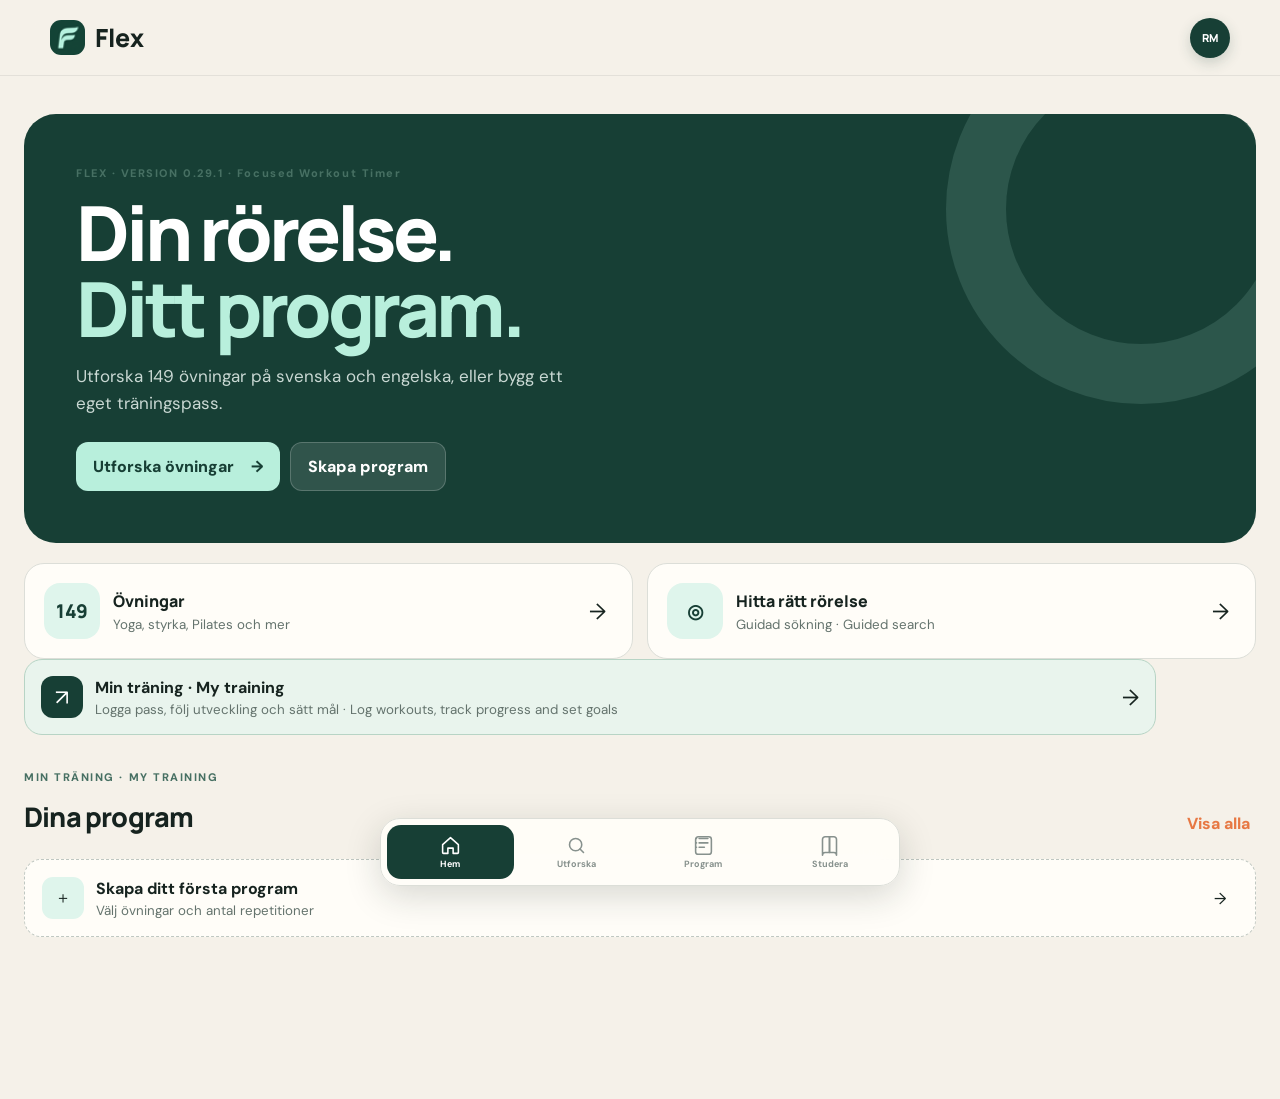
<file: index.html>
<!doctype html><html lang="sv"><head><meta charset="UTF-8"><meta name="viewport" content="width=device-width,initial-scale=1,maximum-scale=1,user-scalable=no,viewport-fit=cover"><meta name="theme-color" content="#173f35"><meta name="description" content="Flex – tvåspråkig träning och egna program."><meta name="apple-mobile-web-app-capable" content="yes"><meta name="apple-mobile-web-app-status-bar-style" content="default"><meta name="apple-mobile-web-app-title" content="Flex"><title>Flex – Exercise Library</title><link rel="icon" type="image/png" sizes="32x32" href="assets/icons/favicon-32.png?v=0.29.1"><link rel="apple-touch-icon" sizes="180x180" href="assets/icons/apple-touch-icon.png?v=0.29.1"><link rel="preconnect" href="https://fonts.googleapis.com"><link rel="preconnect" href="https://fonts.gstatic.com" crossorigin><link href="https://fonts.googleapis.com/css2?family=DM+Sans:wght@400;500;600;700&family=Manrope:wght@600;700;800&display=swap" rel="stylesheet"><link rel="stylesheet" href="css/style.css?v=0.29.1"><link rel="stylesheet" href="css/timer.css?v=0.29.1"><link rel="manifest" href="manifest.webmanifest?v=0.29.1"></head>
<body class="splash-active">
 <div class="splash-screen" id="splashScreen" role="status" aria-label="Flex startar · Flex is starting"><div class="splash-glow" aria-hidden="true"></div><div class="splash-content"><img src="assets/icons/icon-512.png" alt="Flex"><h1>Flex</h1><p>Din rörelse · Your movement</p></div></div>
 <header class="topbar"><button class="brand" data-go="home" aria-label="Flex startsida"><span class="brand-mark"><img src="assets/icons/favicon-32.png" alt=""></span><span>Flex</span></button><button class="profile-button" id="profileButton" data-go="settings" aria-label="Öppna inställningar"><span>RM</span></button></header>
 <main class="app-main">
  <section class="app-screen active" data-screen="home">
   <div class="home-hero"><p class="eyebrow">FLEX · VERSION 0.29.1 · Focused Workout Timer</p><h1>Din rörelse.<br><em>Ditt program.</em></h1><p>Utforska 149 övningar på svenska och engelska, eller bygg ett eget träningspass.</p><div class="hero-actions"><button class="primary-action" data-go="discover">Utforska övningar <span>→</span></button><button class="secondary-action" data-go="programs">Skapa program</button></div></div>
   <div class="home-grid"><button class="home-feature feature-library" data-go="discover"><span>149</span><div><b>Övningar</b><small>Yoga, styrka, Pilates och mer</small></div><i>→</i></button><button class="home-feature feature-guide" data-go="discover" data-start-guide><span>◎</span><div><b>Hitta rätt rörelse</b><small>Guidad sökning · Guided search</small></div><i>→</i></button></div>
   <button class="training-entry home-training-entry" data-go="training"><span>↗</span><div><b>Min träning · My training</b><small>Logga pass, följ utveckling och sätt mål · Log workouts, track progress and set goals</small></div><i>→</i></button>
   <section class="home-programs"><div class="section-title"><div><p class="eyebrow">MIN TRÄNING · MY TRAINING</p><h2>Dina program</h2></div><button class="text-action" data-go="programs">Visa alla</button></div><div id="homePrograms" class="program-preview"></div></section>
  </section>

  <section class="app-screen" data-screen="discover">
   <section class="intro compact"><p class="eyebrow">ÖVNINGSBIBLIOTEK · EXERCISE LIBRARY</p><h1>Hitta din nästa <em>rörelse.</em></h1><label class="search"><svg viewBox="0 0 24 24" aria-hidden="true"><circle cx="11" cy="11" r="7"></circle><path d="m20 20-4-4"></path></svg><input id="searchInput" type="search" placeholder="Sök på svenska eller engelska…" autocomplete="off"><kbd>⌘ K</kbd></label><div class="discover-actions"><button class="guided-search-start" id="guidedSearchStart">◎ Guidad sökning · Guided search</button><button class="training-link" data-go="training">Min träning · My training</button></div><div class="filters" id="filters" aria-label="Filtrera övningar"></div></section>
   <section class="guided-search" id="guidedSearch" hidden aria-labelledby="guidedTitle"><div class="guided-head"><div><p class="eyebrow">GUIDAD SÖKNING · GUIDED SEARCH</p><h2 id="guidedTitle">Vad vill du fokusera på?</h2></div><button id="guidedClose" aria-label="Stäng · Close">×</button></div><p id="guidedIntro">Välj ett perspektiv och sedan ett område. Flex ger allmänna träningsförslag, inte diagnos eller behandling.</p><div class="guided-options" id="guidedOptions"></div><button class="guided-back" id="guidedBack" hidden>← Tillbaka · Back</button><div class="safety-note"><b>Träna tryggt · Train safely</b><span>Avsluta vid ny eller kraftig smärta, yrsel, domningar eller tydlig svullnad. Sök vård vid allvarliga eller ihållande besvär. · Stop with new or severe pain, dizziness, numbness or clear swelling. Seek care for serious or persistent symptoms.</span></div></section>
   <section class="library" aria-labelledby="libraryTitle"><div class="section-title"><div><p class="eyebrow">UPPTÄCK · DISCOVER</p><h2 id="libraryTitle">Övningar · Exercises</h2></div><div class="library-actions"><span id="resultCount"></span><div class="view-toggle" id="viewToggle" aria-label="Visningsläge · View mode"><button data-view="cards" class="active" aria-label="Bildvy · Image view">▦</button><button data-view="compact" aria-label="Kompakt lista med bilder · Compact list with images">▤</button><button data-view="list" aria-label="Listvy utan bilder · List view without images">☷</button></div></div></div><div class="collection-banner" id="collectionBanner" hidden><span id="collectionTitle"></span><button id="clearCollection">Visa alla ×</button></div><div class="exercise-grid" id="exerciseGrid"></div><div class="empty" id="emptyState" hidden><span>⌕</span><h3>Inga övningar hittades</h3><p>Prova ett annat sökord eller filter.</p></div></section>
  </section>

  <section class="app-screen" data-screen="programs">
   <div class="screen-heading"><p class="eyebrow">PROGRAM · ROUTINES</p><h1>Mina program</h1><p>Bygg egna pass med övningar från hela Flex-biblioteket.</p><button class="training-link" data-go="training">Öppna min träning · Open my training</button></div>
   <div class="program-layout"><section class="saved-programs"><div class="section-title"><h2>Sparade program</h2><button id="newProgramButton" class="small-primary">+ Nytt program</button></div><div id="programList"></div></section><section class="program-builder" id="programBuilder"><div class="builder-head"><div><p class="eyebrow">NYTT PROGRAM</p><input id="programName" maxlength="50" placeholder="Namn på programmet" value="Mitt träningspass"></div><button id="closeBuilder" aria-label="Stäng">×</button></div><label class="builder-search"><span>⌕</span><input id="programSearch" placeholder="Sök övning eller kategori…"></label><div id="programSearchResults" class="program-search-results"></div><div class="selected-heading"><h3>Valda moment</h3><span id="selectedCount">0 övningar</span></div><div id="selectedExercises" class="selected-exercises"></div><button id="saveProgram" class="save-program">Spara program</button></section></div>
  </section>

  <section class="app-screen" data-screen="study">
   <div class="screen-heading"><p class="eyebrow">STUDY · LEARN FLEX</p><h1>Lär dig rörelse.</h1><p>Träna teoretiskt på övningsnamn, fokusområden och hur olika delar av kroppen kan stärkas.</p></div>
   <section class="study-space" aria-labelledby="studyTitle"><div id="studyExerciseContext" class="study-exercise-context" hidden></div><div id="studySetup"><div class="study-step"><p class="eyebrow">STEG 1 · STEP 1</p><h2 id="studyTitle">Välj område · Choose a topic</h2><div class="study-options" id="studyAreas"></div></div><div class="study-step" id="studyModeStep" hidden><p class="eyebrow">STEG 2 · STEP 2</p><h2>Välj träningsläge · Choose a study mode</h2><div class="study-options" id="studyModes"></div></div></div><div id="studySession" hidden></div></section>
  </section>

  <section class="app-screen" data-screen="training">
   <div class="screen-heading"><p class="eyebrow">MIN TRÄNING · MY TRAINING</p><h1>Din träningsresa.</h1><p>Spara pass, följ repetitioner och vikt över tid och arbeta mot personliga mål.</p></div>
   <div class="training-dashboard"><section class="training-panel training-log"><div class="training-panel-head"><div><p class="eyebrow">NYTT PASS · NEW WORKOUT</p><h2>Logga ett träningspass</h2></div><button class="small-primary" id="startBlankWorkout">Tomt pass · Blank workout</button></div><label class="training-field"><span>Program · Routine</span><select id="workoutProgram"></select></label><label class="training-field"><span>Datum · Date</span><input id="workoutDate" type="date"></label><div id="workoutExercises" class="workout-exercises"></div><label class="training-field"><span>Anteckning · Note</span><textarea id="workoutNote" rows="2" maxlength="240" placeholder="Hur kändes passet? · How did it feel?"></textarea></label><button class="save-workout" id="saveWorkout">Spara träningspass · Save workout</button></section><section class="training-panel"><p class="eyebrow">MÅL · GOALS</p><h2>Mina mål</h2><form id="goalForm" class="goal-form"><input id="goalText" maxlength="100" required placeholder="T.ex. 12 knäböj med 20 kg"><input id="goalDate" type="date" aria-label="Måldatum · Target date"><button type="submit">+ Spara mål · Save goal</button></form><div id="goalList" class="goal-list"></div></section><section class="training-panel training-history-panel"><div class="training-panel-head"><div><p class="eyebrow">HISTORIK · HISTORY</p><h2>Sparade träningspass</h2></div><span id="workoutCount"></span></div><div id="workoutHistory" class="workout-history"></div></section></div>
  </section>

  <section class="app-screen" data-screen="settings">
   <div class="screen-heading"><p class="eyebrow">PROFIL · SETTINGS</p><h1>Inställningar</h1><p>Anpassa hur Flex fungerar för dig.</p></div>
   <div class="settings-card"><div class="settings-profile"><span>RM</span><div><b>Min profil · My profile</b><small>All information sparas lokalt på enheten · All information is stored locally on this device</small></div></div><div class="setting-group"><p>SPRÅK · LANGUAGE</p><button class="setting-row" id="languageButton" aria-expanded="false"><span class="setting-icon">文</span><span><b>Visningsspråk</b><small id="languageShort">SV + EN</small></span><i>›</i></button><div class="language-menu settings-language" id="languageMenu" hidden><button data-language="both" class="active">Svenska + English <span>✓</span></button><button data-language="sv">Endast svenska <span>✓</span></button><button data-language="en">English only <span>✓</span></button></div></div><div class="setting-group"><p>OM FLEX · ABOUT</p><div class="setting-row static"><span class="setting-icon">F</span><span><b>Version</b><small>0.29.1 · Focused Workout Timer</small></span></div><button class="setting-row" id="changelogButton"><span class="setting-icon">↻</span><span><b>Alla uppdateringar</b><small>Se versionshistorik</small></span><i>›</i></button></div></div>
  </section>
 </main>

 <div class="modal" id="exerciseModal" aria-hidden="true"><div class="modal-backdrop" data-close></div><article class="detail" role="dialog" aria-modal="true" aria-labelledby="detailTitle"><button class="close" data-close aria-label="Stäng">×</button><div id="detailContent"></div></article></div>
 <div class="modal" id="changelogModal" aria-hidden="true"><div class="modal-backdrop" data-changelog-close></div><article class="detail changelog-detail" role="dialog" aria-modal="true" aria-labelledby="changelogTitle"><button class="close" data-changelog-close aria-label="Stäng">×</button><div class="detail-copy"><p class="eyebrow">VERSIONSHISTORIK · CHANGELOG</p><h2 id="changelogTitle">Vad är nytt i Flex?</h2><div id="changelogList"></div></div></article></div>

 <nav class="bottom-nav" aria-label="Huvudmeny">
  <button class="active" data-go="home"><svg viewBox="0 0 24 24"><path d="M3 11 12 3l9 8v9a1 1 0 0 1-1 1h-5v-6H9v6H4a1 1 0 0 1-1-1z"/></svg><span>Hem</span></button>
  <button data-go="discover"><svg viewBox="0 0 24 24"><circle cx="11" cy="11" r="7"/><path d="m20 20-4-4"/></svg><span>Utforska</span></button>
  <button data-go="programs"><svg viewBox="0 0 24 24"><path d="M7 4h10M7 9h10M7 14h6M4 4h.01M4 9h.01M4 14h.01"/><rect x="3" y="2" width="18" height="20" rx="3"/></svg><span>Program</span></button>
  <button data-go="study"><svg viewBox="0 0 24 24"><path d="M4 5a3 3 0 0 1 3-3h5v18H7a3 3 0 0 0-3 3Z"/><path d="M20 5a3 3 0 0 0-3-3h-5v18h5a3 3 0 0 1 3 3Z"/></svg><span>Studera</span></button>
 </nav>
 <button id="savedLink" hidden aria-hidden="true"></button><script src="js/exercise-data.js?v=0.29.1"></script><script src="js/app.js?v=0.29.1"></script><script src="js/navigation.js?v=0.29.1"></script>
<script src="js/timer-core.js?v=0.29.1"></script><script src="js/timer.js?v=0.29.1"></script></body></html>
</file>
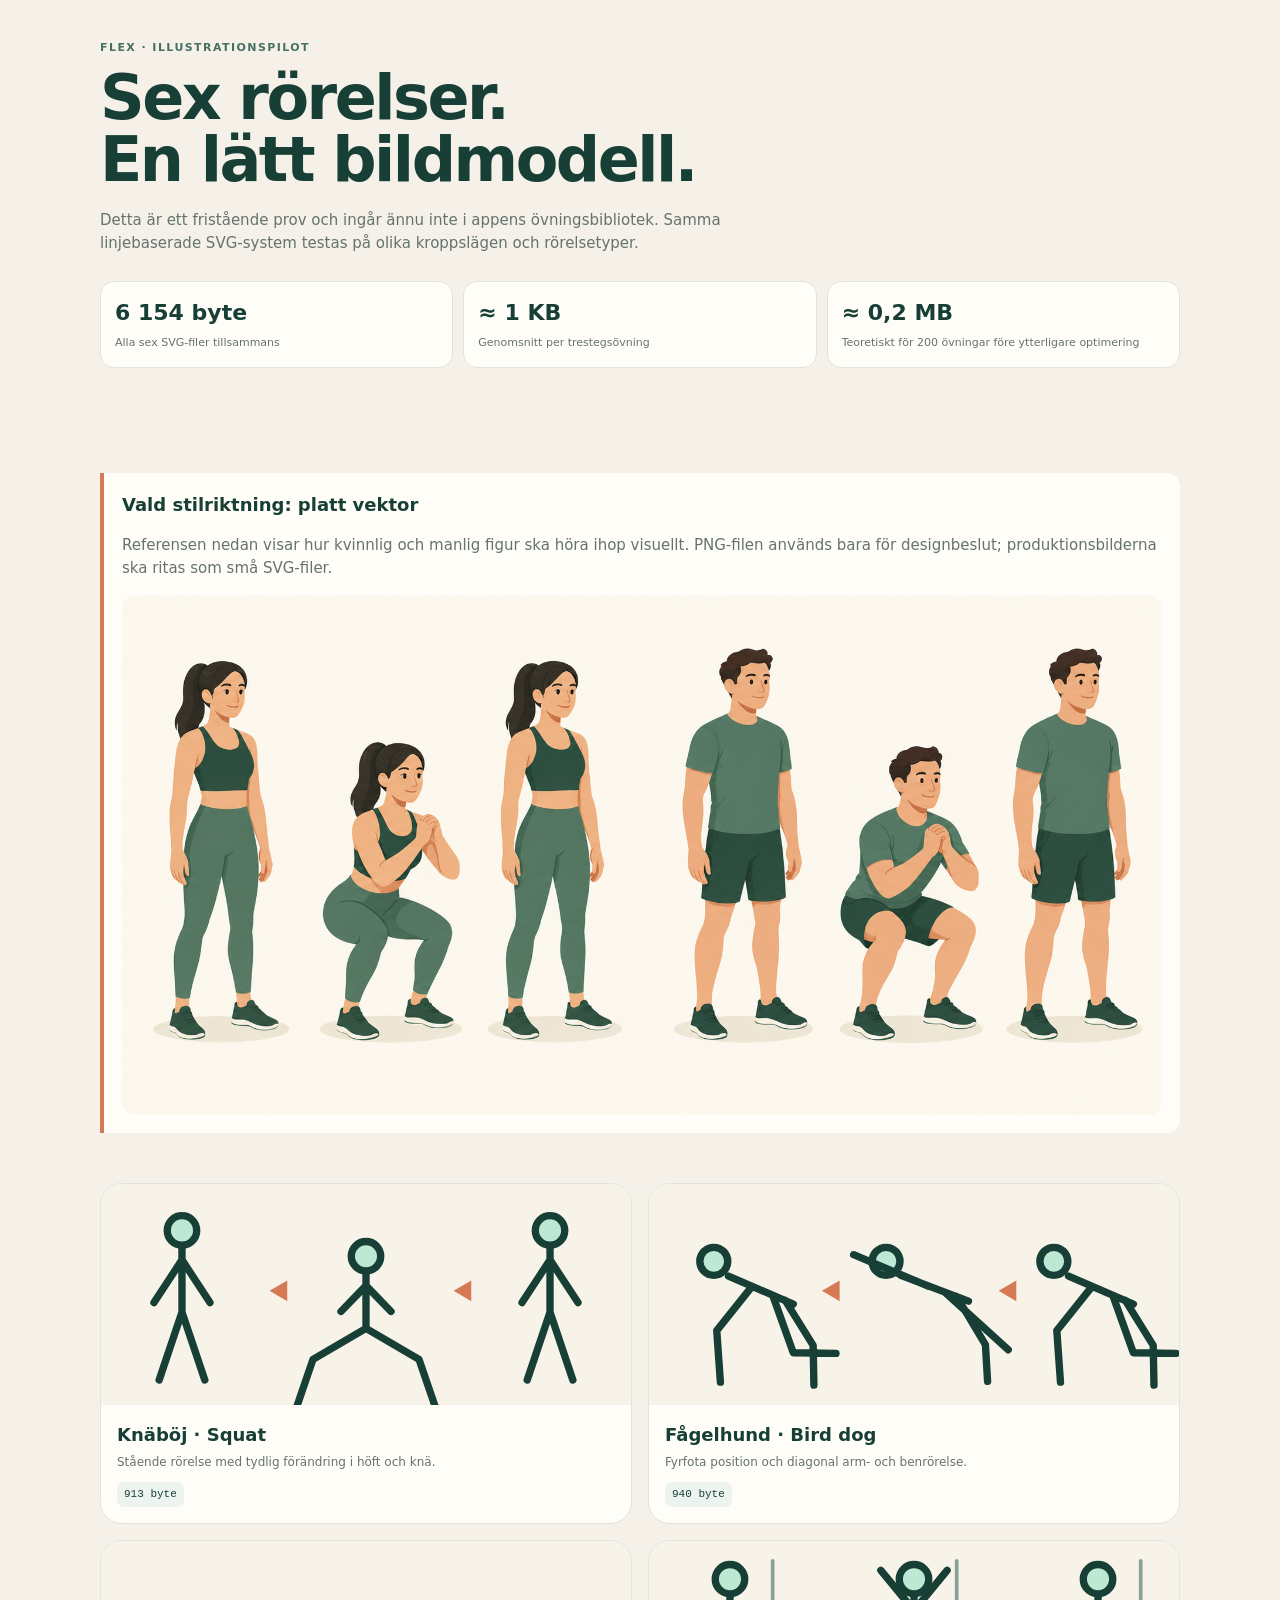
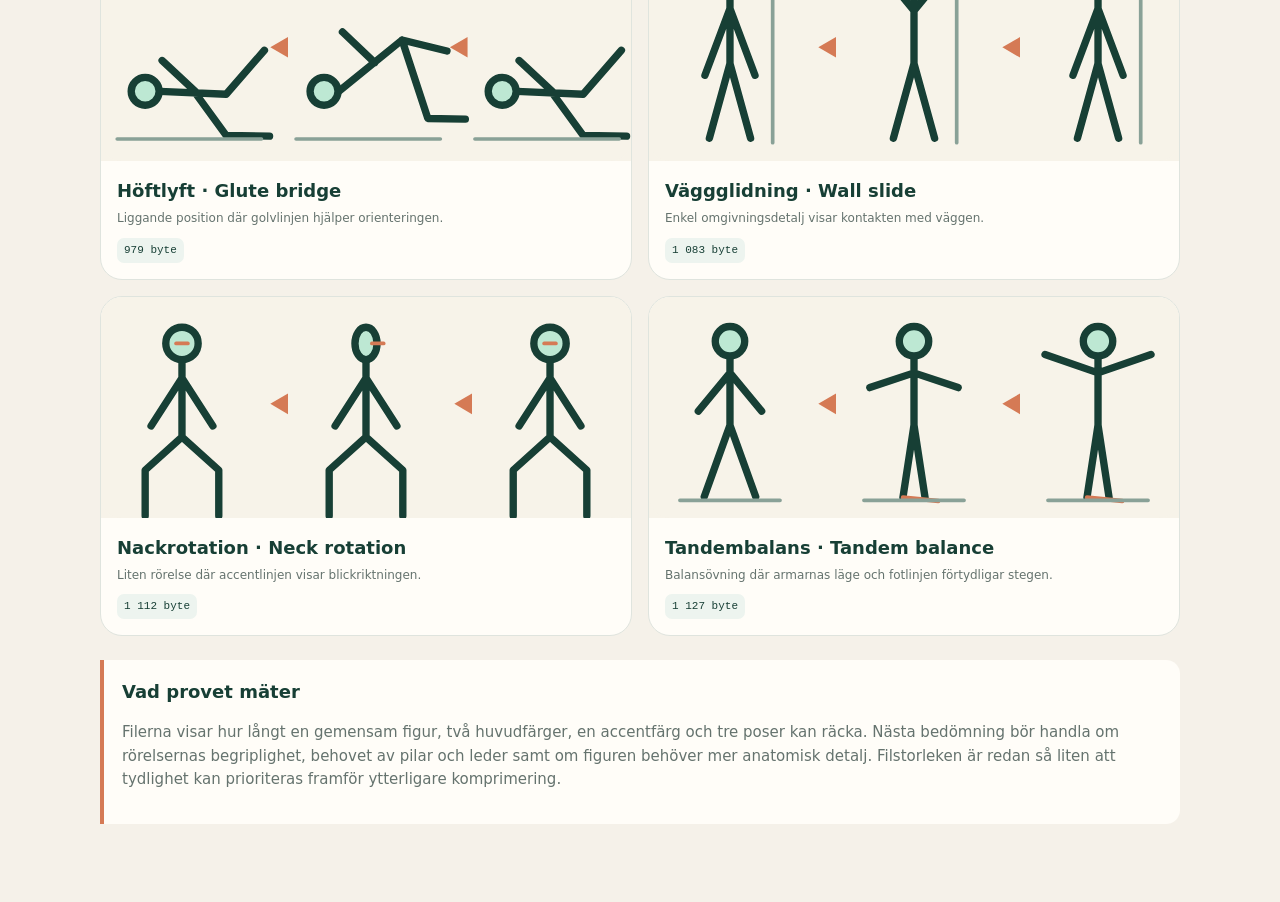
<file: docs/illustration-pilot/index.html>
<!doctype html>
<html lang="sv">
<head>
 <meta charset="utf-8">
 <meta name="viewport" content="width=device-width,initial-scale=1,viewport-fit=cover">
 <title>Flex – illustrationspilot</title>
 <style>
  :root{--green:#173f35;--mint:#bde8d3;--cream:#f5f1e9;--paper:#fffdf8;--orange:#d57a55;--muted:#65736e;--line:#dfe4de}*{box-sizing:border-box}body{margin:0;background:var(--cream);color:var(--green);font:15px/1.55 system-ui,-apple-system,sans-serif}header,main{max-width:1120px;margin:auto;padding:28px 20px}header{padding-top:max(28px,env(safe-area-inset-top))}h1{font-size:clamp(32px,7vw,62px);line-height:1;margin:8px 0 18px;letter-spacing:-.04em}header p{max-width:720px;color:var(--muted)}.eyebrow{font-size:11px;font-weight:800;letter-spacing:.13em;color:#477063}.summary{display:grid;grid-template-columns:repeat(3,1fr);gap:10px;margin:25px 0}.summary div{background:var(--paper);border:1px solid var(--line);border-radius:14px;padding:14px}.summary b{display:block;font-size:22px}.summary span{font-size:11px;color:var(--muted)}.grid{display:grid;grid-template-columns:repeat(2,minmax(0,1fr));gap:16px}.card{overflow:hidden;background:var(--paper);border:1px solid var(--line);border-radius:22px}.card img{display:block;width:100%;height:auto;background:#f7f3e9}.copy{padding:16px}.copy h2{font-size:18px;margin:0 0 4px}.copy p{margin:0;color:var(--muted);font-size:12px}.copy code{display:inline-block;margin-top:10px;padding:4px 7px;border-radius:7px;background:#edf4ef;font-size:11px}.note{margin:24px 0 50px;padding:18px;border-left:4px solid var(--orange);background:var(--paper);border-radius:0 14px 14px 0}.note h2{margin-top:0;font-size:18px}.note p{color:var(--muted)}@media(max-width:650px){header,main{padding-left:14px;padding-right:14px}.summary{grid-template-columns:1fr}.grid{grid-template-columns:1fr}.card{border-radius:18px}}
 </style>
</head>
<body>
 <header><p class="eyebrow">FLEX · ILLUSTRATIONSPILOT</p><h1>Sex rörelser.<br>En lätt bildmodell.</h1><p>Detta är ett fristående prov och ingår ännu inte i appens övningsbibliotek. Samma linjebaserade SVG-system testas på olika kroppslägen och rörelsetyper.</p><div class="summary"><div><b>6 154 byte</b><span>Alla sex SVG-filer tillsammans</span></div><div><b>≈ 1 KB</b><span>Genomsnitt per trestegsövning</span></div><div><b>≈ 0,2 MB</b><span>Teoretiskt för 200 övningar före ytterligare optimering</span></div></div></header>
 <main><section class="note"><h2>Vald stilriktning: platt vektor</h2><p>Referensen nedan visar hur kvinnlig och manlig figur ska höra ihop visuellt. PNG-filen används bara för designbeslut; produktionsbilderna ska ritas som små SVG-filer.</p><img src="flat-vector-gender-reference.png" alt="Kvinnlig och manlig figur visar knäböj i tre steg" style="display:block;width:100%;height:auto;border-radius:14px"></section><section class="grid">
  <article class="card"><img src="squat.svg" alt="Knäböj i tre steg"><div class="copy"><h2>Knäböj · Squat</h2><p>Stående rörelse med tydlig förändring i höft och knä.</p><code>913 byte</code></div></article>
  <article class="card"><img src="bird-dog.svg" alt="Fågelhund i tre steg"><div class="copy"><h2>Fågelhund · Bird dog</h2><p>Fyrfota position och diagonal arm- och benrörelse.</p><code>940 byte</code></div></article>
  <article class="card"><img src="bridge.svg" alt="Höftlyft i tre steg"><div class="copy"><h2>Höftlyft · Glute bridge</h2><p>Liggande position där golvlinjen hjälper orienteringen.</p><code>979 byte</code></div></article>
  <article class="card"><img src="wall-slide.svg" alt="Väggglidning i tre steg"><div class="copy"><h2>Väggglidning · Wall slide</h2><p>Enkel omgivningsdetalj visar kontakten med väggen.</p><code>1 083 byte</code></div></article>
  <article class="card"><img src="neck-rotation.svg" alt="Nackrotation i tre steg"><div class="copy"><h2>Nackrotation · Neck rotation</h2><p>Liten rörelse där accentlinjen visar blickriktningen.</p><code>1 112 byte</code></div></article>
  <article class="card"><img src="tandem-balance.svg" alt="Tandembalans i tre steg"><div class="copy"><h2>Tandembalans · Tandem balance</h2><p>Balansövning där armarnas läge och fotlinjen förtydligar stegen.</p><code>1 127 byte</code></div></article>
 </section><section class="note"><h2>Vad provet mäter</h2><p>Filerna visar hur långt en gemensam figur, två huvudfärger, en accentfärg och tre poser kan räcka. Nästa bedömning bör handla om rörelsernas begriplighet, behovet av pilar och leder samt om figuren behöver mer anatomisk detalj. Filstorleken är redan så liten att tydlighet kan prioriteras framför ytterligare komprimering.</p></section></main>
</body>
</html>
</file>
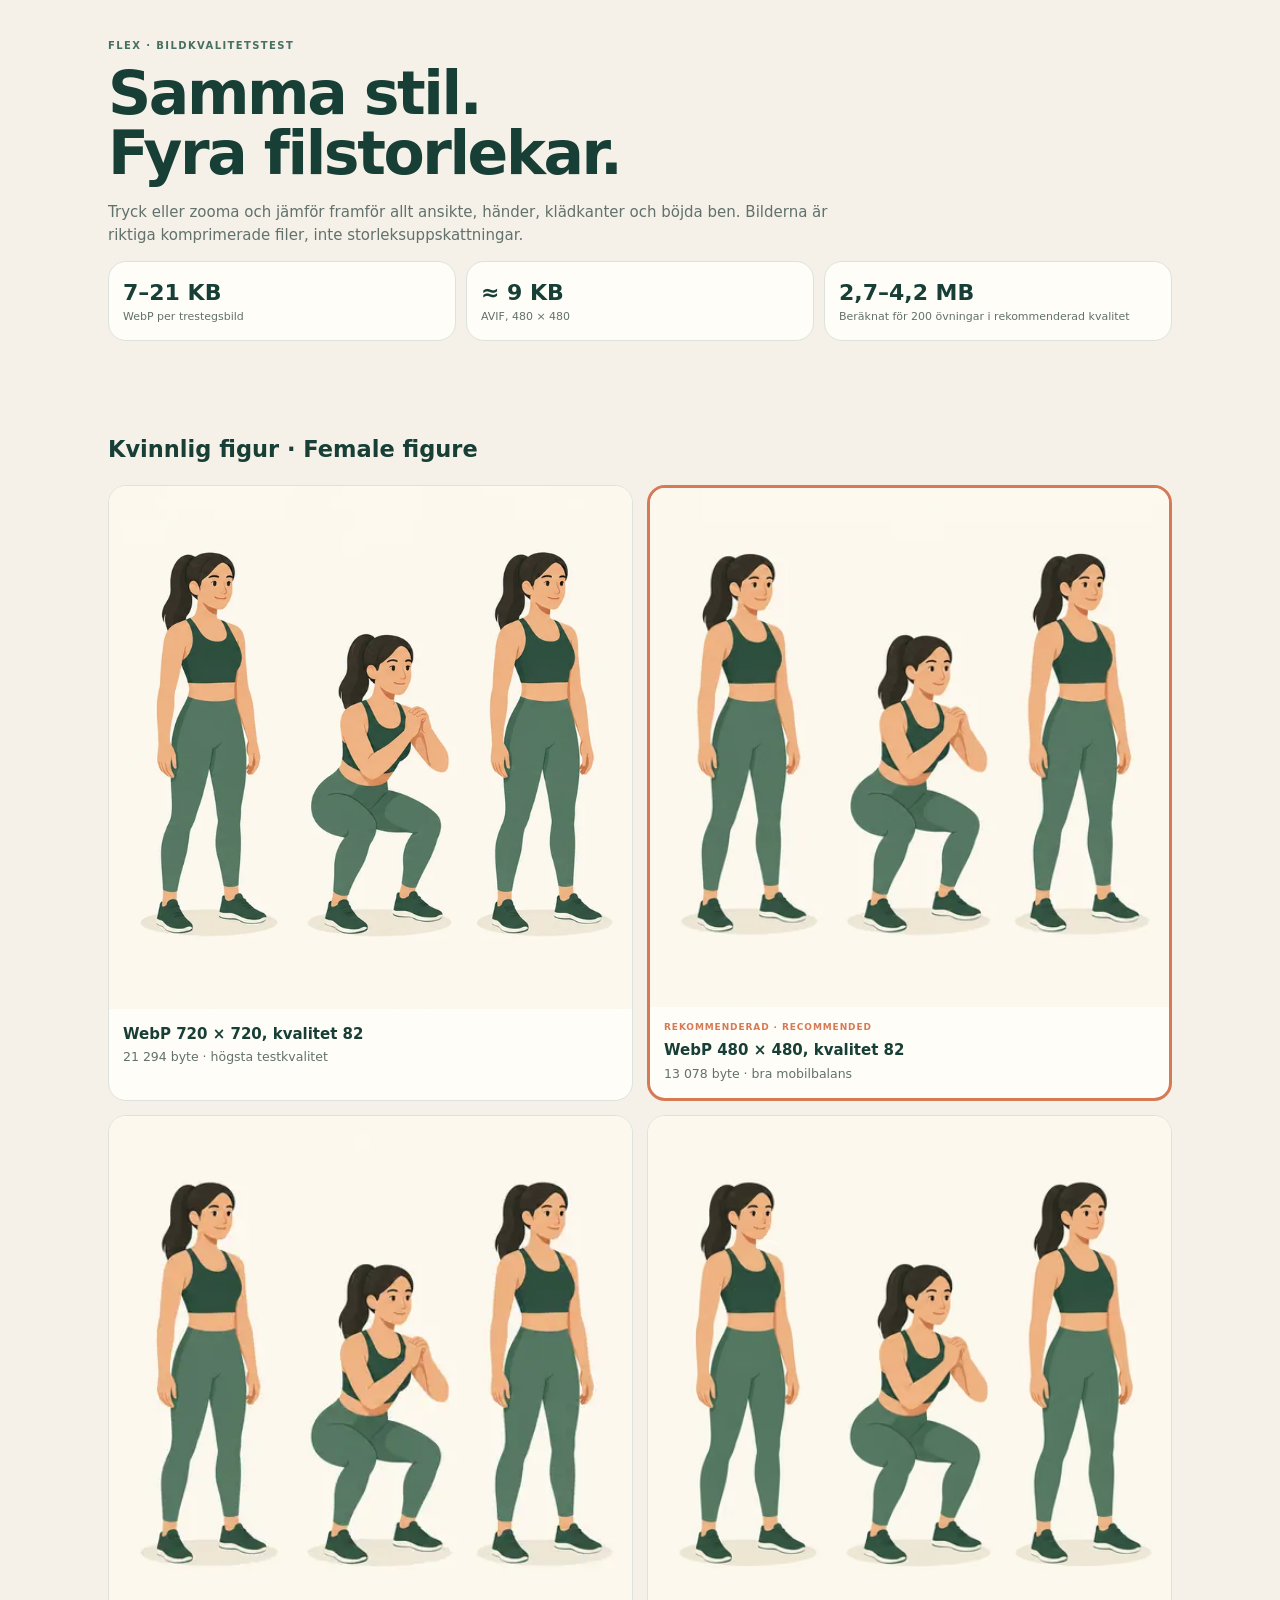
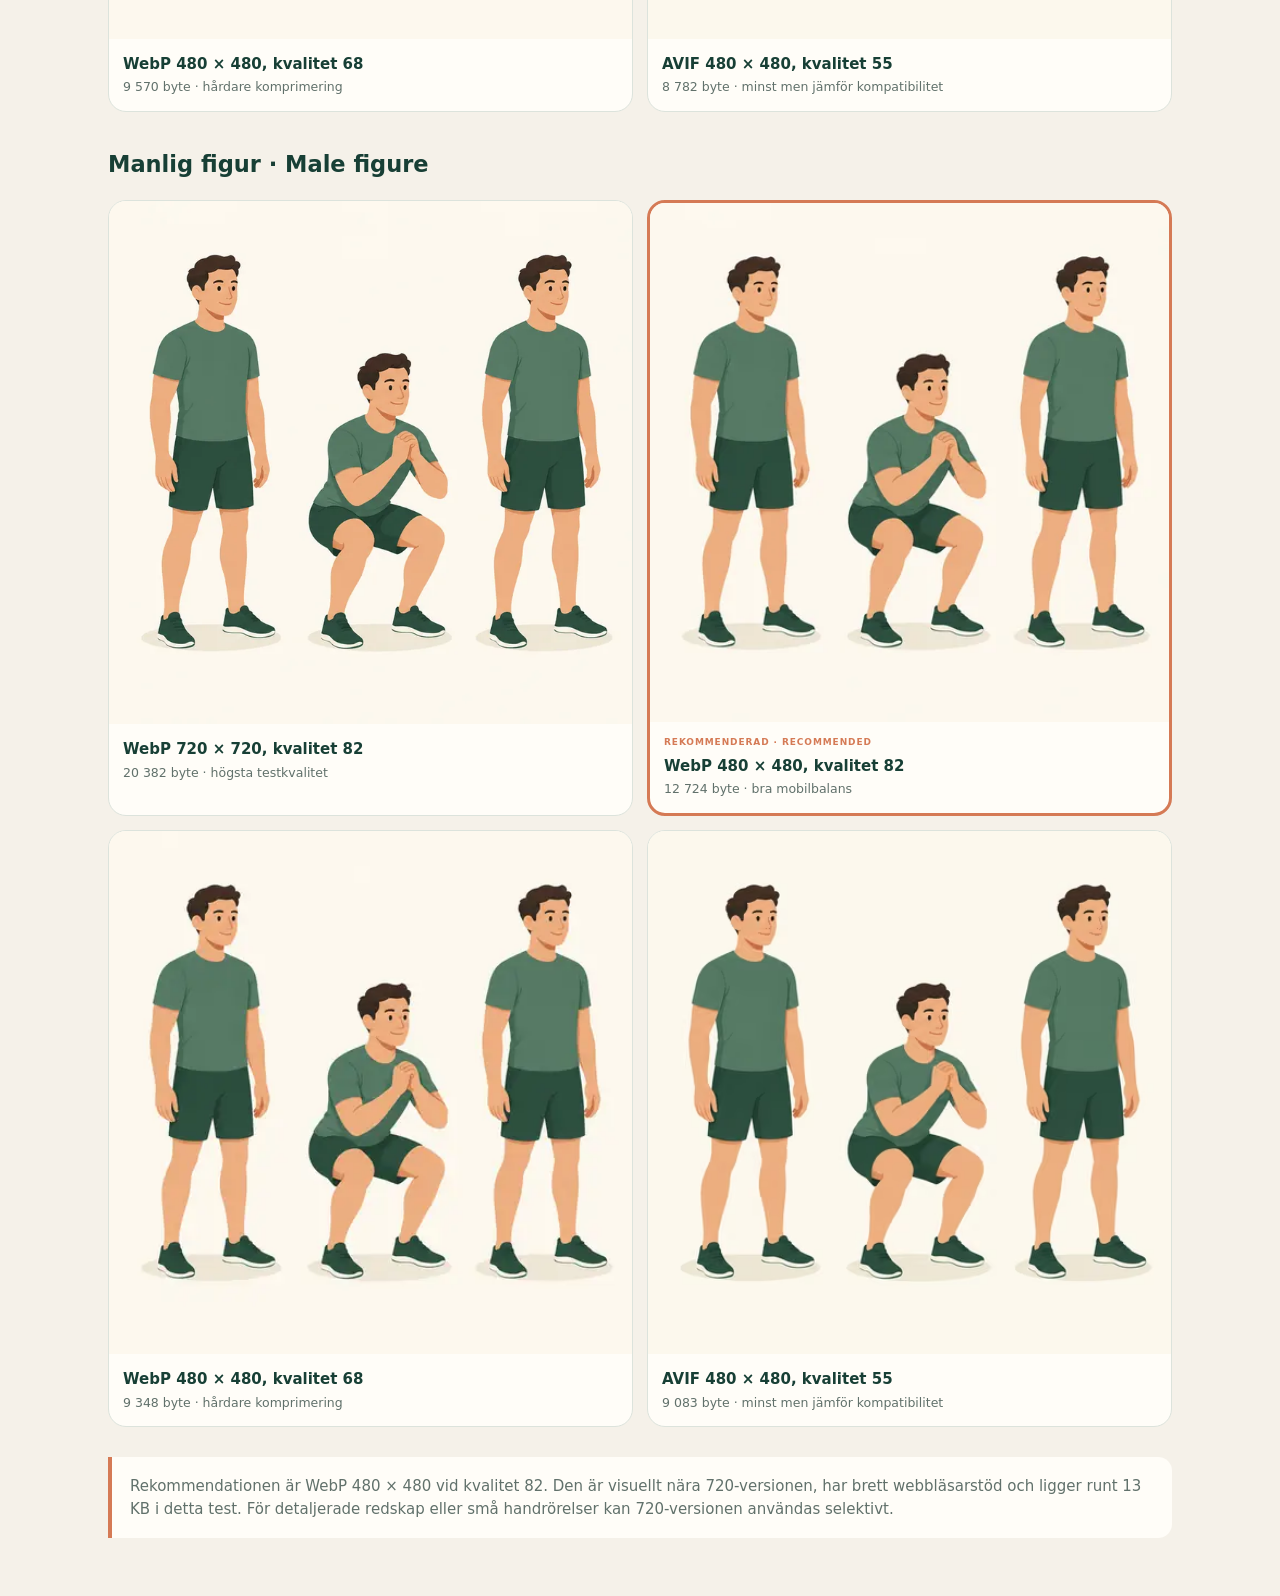
<file: docs/illustration-quality-test/index.html>
<!doctype html><html lang="sv"><head><meta charset="utf-8"><meta name="viewport" content="width=device-width,initial-scale=1,viewport-fit=cover"><title>Flex – WebP och AVIF-test</title><style>:root{--g:#173f35;--m:#61716b;--p:#fffdf8;--c:#f5f1e9;--l:#dce3dc;--a:#d57a55}*{box-sizing:border-box}body{margin:0;background:var(--c);color:var(--g);font:15px/1.5 system-ui,-apple-system,sans-serif}header,main{max-width:1100px;margin:auto;padding:28px 18px}h1{font-size:clamp(34px,7vw,60px);line-height:1;margin:8px 0 18px;letter-spacing:-.04em}.eyebrow{font-size:10px;font-weight:800;letter-spacing:.14em;color:#477063}header>p{color:var(--m);max-width:720px}.summary{display:grid;grid-template-columns:repeat(3,1fr);gap:10px}.summary div,.card{background:var(--p);border:1px solid var(--l);border-radius:18px}.summary div{padding:14px}.summary b,.summary span{display:block}.summary b{font-size:22px}.summary span{font-size:11px;color:var(--m)}h2{margin-top:36px}.grid{display:grid;grid-template-columns:repeat(2,minmax(0,1fr));gap:14px}.card{overflow:hidden}.card img{display:block;width:100%;height:auto}.copy{padding:14px}.copy b,.copy small{display:block}.copy small{color:var(--m);margin-top:3px}.recommended{border:3px solid var(--a)}.recommended .copy:before{content:'REKOMMENDERAD · RECOMMENDED';display:block;color:var(--a);font-size:9px;font-weight:900;letter-spacing:.1em;margin-bottom:5px}.note{margin:30px 0;padding:18px;background:var(--p);border-left:4px solid var(--a);border-radius:0 14px 14px 0;color:var(--m)}@media(max-width:650px){.summary,.grid{grid-template-columns:1fr}}</style></head><body><header><p class="eyebrow">FLEX · BILDKVALITETSTEST</p><h1>Samma stil.<br>Fyra filstorlekar.</h1><p>Tryck eller zooma och jämför framför allt ansikte, händer, klädkanter och böjda ben. Bilderna är riktiga komprimerade filer, inte storleksuppskattningar.</p><div class="summary"><div><b>7–21 KB</b><span>WebP per trestegsbild</span></div><div><b>≈ 9 KB</b><span>AVIF, 480 × 480</span></div><div><b>2,7–4,2 MB</b><span>Beräknat för 200 övningar i rekommenderad kvalitet</span></div></div></header><main><h2>Kvinnlig figur · Female figure</h2><section class="grid"><article class="card"><img src="female-720-q82.webp" alt="Kvinnlig figur, WebP 720"><div class="copy"><b>WebP 720 × 720, kvalitet 82</b><small>21 294 byte · högsta testkvalitet</small></div></article><article class="card recommended"><img src="female-480-q82.webp" alt="Kvinnlig figur, WebP 480"><div class="copy"><b>WebP 480 × 480, kvalitet 82</b><small>13 078 byte · bra mobilbalans</small></div></article><article class="card"><img src="female-480-q68.webp" alt="Kvinnlig figur, WebP 480 komprimerad"><div class="copy"><b>WebP 480 × 480, kvalitet 68</b><small>9 570 byte · hårdare komprimering</small></div></article><article class="card"><img src="female-480-q55.avif" alt="Kvinnlig figur, AVIF 480"><div class="copy"><b>AVIF 480 × 480, kvalitet 55</b><small>8 782 byte · minst men jämför kompatibilitet</small></div></article></section><h2>Manlig figur · Male figure</h2><section class="grid"><article class="card"><img src="male-720-q82.webp" alt="Manlig figur, WebP 720"><div class="copy"><b>WebP 720 × 720, kvalitet 82</b><small>20 382 byte · högsta testkvalitet</small></div></article><article class="card recommended"><img src="male-480-q82.webp" alt="Manlig figur, WebP 480"><div class="copy"><b>WebP 480 × 480, kvalitet 82</b><small>12 724 byte · bra mobilbalans</small></div></article><article class="card"><img src="male-480-q68.webp" alt="Manlig figur, WebP 480 komprimerad"><div class="copy"><b>WebP 480 × 480, kvalitet 68</b><small>9 348 byte · hårdare komprimering</small></div></article><article class="card"><img src="male-480-q55.avif" alt="Manlig figur, AVIF 480"><div class="copy"><b>AVIF 480 × 480, kvalitet 55</b><small>9 083 byte · minst men jämför kompatibilitet</small></div></article></section><div class="note">Rekommendationen är WebP 480 × 480 vid kvalitet 82. Den är visuellt nära 720-versionen, har brett webbläsarstöd och ligger runt 13 KB i detta test. För detaljerade redskap eller små handrörelser kan 720-versionen användas selektivt.</div></main></body></html>
</file>
<file: css/style.css>
:root{--ink:#16231f;--muted:#64736d;--green:#173f35;--mint:#b8efdc;--cream:#f5f1e9;--paper:#fffdf8;--line:#dcded8;--orange:#e77843;--shadow:0 18px 50px rgba(22,35,31,.13)}
*{box-sizing:border-box}html{scroll-behavior:smooth}body{margin:0;background:var(--cream);color:var(--ink);font-family:"DM Sans",sans-serif;padding-bottom:82px}button,input{font:inherit}button{color:inherit}.topbar{height:76px;display:flex;align-items:center;justify-content:space-between;padding:0 max(24px,calc((100vw - 1180px)/2));background:rgba(245,241,233,.9);backdrop-filter:blur(16px);position:sticky;top:0;z-index:20;border-bottom:1px solid rgba(22,35,31,.08)}.brand{display:flex;align-items:center;gap:10px;text-decoration:none;color:var(--ink);font:800 25px Manrope}.brand-mark{background:var(--green);color:var(--mint);width:35px;height:35px;display:grid;place-items:center;border-radius:11px;font-size:21px}.icon-button{display:flex;align-items:center;gap:9px;border:1px solid #c9cec8;background:var(--paper);border-radius:100px;padding:9px 14px;font-size:12px;font-weight:700;cursor:pointer}.language-menu{position:fixed;z-index:25;right:max(24px,calc((100vw - 1180px)/2));top:67px;width:230px;background:var(--paper);padding:10px;border-radius:18px;box-shadow:var(--shadow);border:1px solid var(--line)}.language-menu p{margin:6px 10px 8px;color:var(--muted);font-size:12px;font-weight:700}.language-menu button{border:0;background:none;width:100%;padding:11px 10px;border-radius:10px;text-align:left;display:flex;justify-content:space-between;cursor:pointer}.language-menu button:hover{background:#eef1ec}.language-menu button span{opacity:0}.language-menu button.active span{opacity:1;color:var(--green)}main{max-width:1180px;margin:auto}.intro{padding:62px 24px 42px;position:relative}.intro:after{content:"";position:absolute;width:200px;height:200px;border-radius:50%;background:var(--mint);filter:blur(75px);opacity:.48;right:5%;top:3%;z-index:-1}.eyebrow{color:#477063;font-weight:800;font-size:11px;letter-spacing:.14em;margin:0 0 14px}.intro h1{font:800 clamp(40px,7vw,72px)/1.02 Manrope;margin:0;max-width:720px;letter-spacing:-.055em}.intro h1 em{color:var(--orange);font-style:normal}.intro>p:not(.eyebrow){font-size:17px;line-height:1.6;color:var(--muted);max-width:575px;margin:22px 0 28px}.search{height:58px;max-width:680px;display:flex;align-items:center;gap:13px;border:1px solid #c9cec8;border-radius:16px;background:var(--paper);padding:0 16px;box-shadow:0 6px 20px rgba(22,35,31,.05)}.search:focus-within{border-color:var(--green);box-shadow:0 0 0 3px rgba(23,63,53,.1)}.search svg{width:22px;fill:none;stroke:var(--ink);stroke-width:1.8}.search input{border:0;outline:0;background:none;width:100%;font-size:15px}.search kbd{white-space:nowrap;color:#7e8984;border:1px solid var(--line);padding:4px 7px;border-radius:6px;font-size:11px}.filters{display:flex;gap:8px;margin-top:22px;overflow:auto;scrollbar-width:none}.filter{border:1px solid #ccd0ca;background:transparent;border-radius:100px;padding:9px 15px;white-space:nowrap;cursor:pointer;font-size:13px;font-weight:600}.filter.active{background:var(--green);color:white;border-color:var(--green)}.library{background:var(--paper);border-radius:32px 32px 0 0;padding:40px 24px 70px;min-height:480px}.section-title{display:flex;justify-content:space-between;align-items:end;margin-bottom:24px}.section-title h2{font:800 27px Manrope;margin:0;letter-spacing:-.03em}.section-title>span{font-size:13px;color:var(--muted)}.exercise-grid{display:grid;grid-template-columns:repeat(4,1fr);gap:16px}.exercise-card{position:relative;border:1px solid var(--line);background:#fff;border-radius:22px;overflow:hidden;cursor:pointer;transition:.2s;text-align:left;padding:0}.exercise-card:hover{transform:translateY(-4px);box-shadow:var(--shadow)}.card-art{height:178px;background:var(--card);display:grid;place-items:center;position:relative;overflow:hidden}.card-art img{width:100%;height:100%;object-fit:cover}.stick-figure{font:800 48px Manrope;opacity:.78;color:var(--green)}.card-badge{position:absolute;left:13px;top:13px;background:rgba(255,253,248,.9);backdrop-filter:blur(8px);padding:6px 9px;border-radius:100px;font-size:10px;font-weight:800}.save{position:absolute;right:12px;top:12px;width:34px;height:34px;background:rgba(255,253,248,.9);border:0;border-radius:50%;font-size:19px;z-index:2;cursor:pointer}.save.saved{background:var(--green);color:white}.card-copy{padding:17px}.card-copy h3{font:800 18px Manrope;margin:0 0 4px}.card-copy .secondary{margin:0;color:var(--orange);font-weight:600;font-size:13px}.card-copy .meta{display:flex;gap:12px;margin-top:16px;color:var(--muted);font-size:11px}.empty{text-align:center;padding:70px 20px;color:var(--muted)}.empty span{font-size:40px}.empty h3{color:var(--ink)}.modal{position:fixed;inset:0;display:none;z-index:50}.modal.open{display:block}.modal-backdrop{position:absolute;inset:0;background:rgba(10,25,20,.62);backdrop-filter:blur(6px)}.detail{position:absolute;right:0;top:0;height:100%;width:min(620px,100%);background:var(--paper);overflow:auto;box-shadow:var(--shadow);animation:slideIn .28s ease}.close{position:fixed;right:18px;top:18px;width:42px;height:42px;border:0;border-radius:50%;background:rgba(255,255,255,.9);font-size:28px;line-height:1;z-index:4;cursor:pointer}.gallery{display:flex;overflow-x:auto;scroll-snap-type:x mandatory;scrollbar-width:none}.gallery figure{min-width:100%;margin:0;scroll-snap-align:start;position:relative}.gallery img{width:100%;height:min(64vh,560px);display:block;object-fit:cover}.gallery figcaption{position:absolute;bottom:16px;left:16px;background:var(--green);color:white;border-radius:100px;padding:8px 13px;font-size:12px;font-weight:700}.dots{display:flex;justify-content:center;gap:6px;margin:13px}.dot{width:7px;height:7px;background:#c4cac5;border-radius:50%;border:0;padding:0}.dot.active{width:22px;border-radius:10px;background:var(--orange)}.detail-copy{padding:20px 28px 42px}.detail-copy .tag{display:inline-block;color:#35675a;background:#dff5ec;padding:7px 10px;border-radius:8px;font-size:11px;font-weight:800}.detail-copy h2{font:800 38px/1.08 Manrope;margin:15px 0 4px;letter-spacing:-.04em}.detail-copy .translated{color:var(--orange);font-size:18px;font-weight:600;margin:0 0 18px}.detail-copy .description{line-height:1.65;color:var(--muted)}.stats{display:grid;grid-template-columns:repeat(3,1fr);gap:8px;margin:24px 0}.stat{background:#f1f2ed;border-radius:14px;padding:13px}.stat span{display:block;color:var(--muted);font-size:10px;text-transform:uppercase}.stat b{font-size:13px}.instructions h3{font:800 18px Manrope}.instructions ol{padding-left:22px}.instructions li{padding:7px 0;line-height:1.5;color:#4f5e58}.bottom-nav{display:none}.body-locked{overflow:hidden}@keyframes slideIn{from{transform:translateX(30px);opacity:.6}to{transform:none;opacity:1}}
@media(max-width:900px){.exercise-grid{grid-template-columns:repeat(2,1fr)}}
@media(max-width:600px){body{padding-bottom:82px}.topbar{height:64px;padding:0 18px}.language-menu{right:14px;top:58px}.intro{padding:38px 18px 30px}.intro h1{font-size:43px}.intro>p:not(.eyebrow){font-size:15px}.search{height:54px}.search kbd{display:none}.library{padding:30px 16px 50px;border-radius:26px 26px 0 0}.exercise-grid{grid-template-columns:repeat(2,minmax(0,1fr));gap:10px}.card-art{height:145px}.card-copy{padding:13px}.card-copy h3{font-size:15px}.card-copy .meta{display:none}.section-title{align-items:center}.section-title h2{font-size:23px}.gallery img{height:52vh}.detail-copy{padding:18px 22px 36px}.detail-copy h2{font-size:33px}.bottom-nav{position:fixed;display:flex;bottom:0;left:0;right:0;height:calc(70px + env(safe-area-inset-bottom));padding:8px 15px env(safe-area-inset-bottom);background:rgba(255,253,248,.94);backdrop-filter:blur(18px);border-top:1px solid var(--line);z-index:30;justify-content:space-around}.bottom-nav a{color:#84908b;text-decoration:none;font-size:10px;display:grid;place-items:center;gap:3px}.bottom-nav a span{font-size:22px}.bottom-nav a.active{color:var(--green);font-weight:800}}
@media(max-width:380px){.exercise-grid{grid-template-columns:1fr}.card-art{height:190px}}
@media(prefers-reduced-motion:reduce){*{scroll-behavior:auto!important;animation:none!important;transition:none!important}}

/* Alternate library view and connected exercise discovery */
.library-actions{display:flex;align-items:center;gap:14px}.view-toggle{display:flex;background:#eef0eb;padding:3px;border-radius:10px}.view-toggle button{width:34px;height:30px;border:0;background:transparent;border-radius:8px;cursor:pointer}.view-toggle button.active{background:#fff;box-shadow:0 2px 7px rgba(22,35,31,.12);color:var(--green)}.collection-banner{margin:-4px 0 22px;padding:13px 15px;border-radius:14px;background:#dff5ec;color:var(--green);font-weight:700;display:flex;justify-content:space-between;align-items:center}.collection-banner[hidden]{display:none}.collection-banner button{border:0;background:transparent;color:var(--green);font-weight:700;cursor:pointer}.card-open{display:block;width:100%;border:0;background:transparent;text-align:left;padding:0;cursor:pointer}.exercise-list{display:flex;flex-direction:column;border-top:1px solid var(--line)}.exercise-row{position:relative;border-bottom:1px solid var(--line);background:#fff}.row-main{width:100%;min-height:78px;display:grid;grid-template-columns:120px 1.3fr 1fr 140px 28px;align-items:center;gap:14px;text-align:left;border:0;background:transparent;padding:10px 58px 10px 12px;cursor:pointer}.row-main:hover{background:#f5f7f3}.row-category{font-size:11px;font-weight:800;color:#477063;text-transform:uppercase;letter-spacing:.08em}.row-main strong{display:block;font:700 16px Manrope}.row-main small{display:block;color:var(--orange);margin-top:3px}.row-muscles,.row-meta{font-size:13px;color:var(--muted)}.row-arrow{font-size:25px}.exercise-row>.save{top:22px}.name-toggle{display:flex;width:100%;align-items:center;justify-content:space-between;text-align:left;border:0;background:transparent;padding:0;cursor:pointer}.name-toggle h2{display:inline-block;border-bottom:2px dotted #9eaaa5}.name-toggle i{font-style:normal;font-size:28px;transition:.2s}.name-toggle[aria-expanded=true] i{transform:rotate(180deg)}.aliases{display:flex;flex-wrap:wrap;gap:7px;margin:5px 0 18px;padding:14px;background:#f1f2ed;border-radius:14px}.aliases span{width:100%;font-size:10px;color:var(--muted);font-weight:800}.aliases b{font-size:12px;background:#fff;border:1px solid var(--line);padding:7px 9px;border-radius:8px}.relation{margin-top:34px;padding-top:24px;border-top:1px solid var(--line)}.relation-head{display:flex;justify-content:space-between;align-items:end;gap:12px;margin-bottom:13px}.relation-head span{font-size:9px;font-weight:800;letter-spacing:.1em;color:#477063}.relation-head h3{margin:4px 0 0;font:800 18px Manrope}.relation-head button{border:0;background:transparent;color:var(--orange);font-size:11px;font-weight:800;cursor:pointer}.related-strip{display:grid;grid-template-columns:repeat(2,1fr);gap:8px}.related-card{display:grid;grid-template-columns:56px 1fr 16px;align-items:center;gap:10px;text-align:left;border:1px solid var(--line);background:#fff;border-radius:13px;padding:6px;cursor:pointer}.related-card img{width:56px;height:56px;object-fit:cover;border-radius:9px}.related-card b,.related-card small{display:block}.related-card b{font-size:12px}.related-card small{color:var(--orange);font-size:10px;margin-top:2px}.related-card i{font-style:normal;font-size:20px}.variation-list{display:flex;flex-direction:column;gap:7px}.variation-list div{display:flex;align-items:center;gap:12px;background:#f1f2ed;padding:13px;border-radius:12px}.variation-list span{width:55px;font-size:9px;color:var(--muted);text-transform:uppercase;font-weight:800}.variation-list b{font-size:13px}
@media(max-width:700px){.row-main{grid-template-columns:82px 1fr 20px;padding-right:52px}.row-muscles,.row-meta{display:none}.related-strip{grid-template-columns:1fr}.library-actions>span{display:none}.section-title{gap:8px}.collection-banner{font-size:12px}.gallery img{object-fit:cover}}

/* Keep the complete demonstration visible on library cards and variation pages. */
.card-art img{object-fit:contain;background:#f3ede4}.variation-list div{cursor:pointer;position:relative;padding-right:36px;transition:.18s}.variation-list div:hover{background:#e7ebe5}.variation-list div:after{content:'›';position:absolute;right:14px;font-size:21px}.variation-hero{height:330px;background:#f3ede4;position:relative;display:grid;place-items:center}.variation-hero img{width:100%;height:100%;object-fit:contain}.variation-hero>span{position:absolute;left:18px;bottom:18px;background:var(--green);color:#fff;padding:8px 12px;border-radius:100px;font-size:11px;font-weight:800}.back-to-base{border:0;background:transparent;color:var(--orange);padding:0;margin:0 0 12px;font-weight:800;cursor:pointer}.variation-note{margin-top:18px;padding:13px;background:#fff3e9;border-radius:12px;color:#815537;font-size:12px;line-height:1.5}@media(max-width:700px){.gallery img{object-fit:contain}.variation-hero{height:280px}}

/* Thumbnail framing: deliberately zoomed out so the complete pose has breathing room. */
.exercise-card .card-art{background:#f3ede4;padding:18px}.exercise-card .card-art img{width:100%;height:100%;padding:0;object-fit:contain;object-position:center;border-radius:10px;transform:scale(.82);transform-origin:center}.exercise-card:hover .card-art img{transform:scale(.86)}
@media(max-width:600px){.exercise-card .card-art{padding:12px}.exercise-card .card-art img{transform:scale(.78)}.exercise-card:hover .card-art img{transform:scale(.78)}}

/* Large text-first library and recommendation navigator */
.recommend{margin:0 24px 34px;padding:30px;border-radius:26px;background:var(--green);color:#fff}.recommend-copy{max-width:680px}.recommend .eyebrow{color:var(--mint)}.recommend h2{font:800 30px Manrope;margin:0 0 8px;letter-spacing:-.035em}.recommend-copy>p:last-child{color:#c8d7d2;line-height:1.55;margin:0}.recommend-panels{display:grid;grid-template-columns:1fr 1fr;gap:14px;margin-top:24px}.recommend-panels>div{background:rgba(255,255,255,.08);border:1px solid rgba(255,255,255,.14);padding:18px;border-radius:18px}.recommend-panels h3{font:700 16px Manrope;margin:0}.recommend-panels>div>p{font-size:11px;color:#b9ccc5;margin:3px 0 14px}.recommend-options{display:grid;grid-template-columns:repeat(2,1fr);gap:7px}.recommend-options button{display:flex;justify-content:space-between;align-items:center;border:0;background:#fff;color:var(--ink);border-radius:10px;padding:10px 11px;text-align:left;font-size:12px;font-weight:700;cursor:pointer}.recommend-options button:hover{background:var(--mint)}.recommend-options button span{font-size:18px}.safety-note{display:flex;gap:10px;margin-top:16px;padding:12px 14px;border-radius:12px;background:#0f3028;font-size:11px;color:#c9d7d2;line-height:1.5}.safety-note b{color:#fff;white-space:nowrap}.no-image{position:absolute;inset:0;display:grid;place-content:center;text-align:center;background:linear-gradient(145deg,#e4eee9,#f4eadd);color:var(--green)}.no-image b{font-size:10px;letter-spacing:.11em;text-transform:uppercase}.no-image i{font:800 54px Manrope;font-style:normal;line-height:1;margin:6px}.no-image small{font-size:10px;color:#6b7c75}.gallery:empty,.dots:empty{display:none}.related-monogram{width:56px;height:56px;display:grid;place-items:center;background:#e4eee9;border-radius:9px;font:800 22px Manrope;color:var(--green)}.variation-hero img[src="null"]{display:none}.variation-hero:has(img[src="null"]):before{content:'Ingen bild ännu · No image yet';color:var(--muted);font-size:12px}
@media(max-width:700px){.recommend{margin:0 16px 24px;padding:22px 16px}.recommend-panels{grid-template-columns:1fr}.recommend-options{grid-template-columns:repeat(2,minmax(0,1fr))}.safety-note{display:block}.safety-note b{display:block;margin-bottom:4px}}

/* v0.5.0 — app screens, profile, programs and settings */
.app-main{max-width:none}.app-screen{display:none;max-width:1180px;margin:auto;animation:screenIn .22s ease}.app-screen.active{display:block}@keyframes screenIn{from{opacity:0;transform:translateY(5px)}to{opacity:1;transform:none}}.topbar .brand{border:0;background:transparent;padding:0;cursor:pointer}.profile-button{border:0;background:var(--green);color:#fff;width:40px;height:40px;border-radius:50%;font-size:11px;font-weight:800;cursor:pointer;box-shadow:0 5px 14px rgba(23,63,53,.2)}.home-hero{margin:38px 24px 20px;padding:52px;border-radius:32px;background:var(--green);color:#fff;position:relative;overflow:hidden}.home-hero:after{content:'';position:absolute;width:270px;height:270px;border:60px solid rgba(184,239,220,.13);border-radius:50%;right:-80px;top:-100px}.home-hero h1{font:800 clamp(42px,7vw,76px)/1 Manrope;margin:0;letter-spacing:-.055em;position:relative;z-index:1}.home-hero h1 em{color:var(--mint);font-style:normal}.home-hero>p:not(.eyebrow){color:#c9d8d3;max-width:520px;font-size:17px;line-height:1.6;position:relative;z-index:1}.hero-actions{display:flex;gap:10px;margin-top:25px;position:relative;z-index:1}.primary-action,.secondary-action,.small-primary,.save-program,.no-programs button{border:0;border-radius:12px;padding:13px 17px;font-weight:800;cursor:pointer}.primary-action{background:var(--mint);color:var(--green)}.primary-action span{margin-left:13px}.secondary-action{background:rgba(255,255,255,.11);color:#fff;border:1px solid rgba(255,255,255,.2)}.home-grid{display:grid;grid-template-columns:1fr 1fr;gap:14px;margin:0 24px}.home-feature{border:1px solid var(--line);background:var(--paper);border-radius:20px;padding:19px;display:grid;grid-template-columns:56px 1fr 24px;align-items:center;gap:13px;text-align:left;cursor:pointer}.home-feature>span{width:56px;height:56px;display:grid;place-items:center;border-radius:16px;background:#dff5ec;color:var(--green);font:800 19px Manrope}.home-feature b,.home-feature small{display:block}.home-feature b{font:800 16px Manrope}.home-feature small{color:var(--muted);margin-top:4px}.home-feature i{font-style:normal;font-size:22px}.home-programs{margin:35px 24px 80px}.text-action{border:0;background:transparent;color:var(--orange);font-weight:800;cursor:pointer}.screen-heading{padding:55px 24px 28px}.screen-heading h1{font:800 clamp(38px,6vw,60px)/1.05 Manrope;letter-spacing:-.05em;margin:0}.screen-heading>p:last-child{color:var(--muted);font-size:16px;line-height:1.55;max-width:620px}.intro.compact{padding-top:45px}.intro.compact h1{font-size:clamp(38px,6vw,60px)}
.program-layout{display:grid;grid-template-columns:1fr 430px;gap:20px;padding:0 24px 90px}.saved-programs,.program-builder{background:var(--paper);border:1px solid var(--line);border-radius:24px;padding:22px}.saved-programs .section-title h2{font-size:23px}.small-primary,.save-program,.no-programs button{background:var(--green);color:#fff}.program-builder{position:sticky;top:92px;align-self:start}.builder-head{display:flex;justify-content:space-between;align-items:start}.builder-head input{border:0;border-bottom:2px solid var(--line);background:transparent;font:800 23px Manrope;width:100%;padding:3px 0 8px;outline:0}.builder-head input:focus{border-color:var(--green)}.builder-head button{border:0;background:transparent;font-size:25px;cursor:pointer}.builder-search{height:45px;display:flex;align-items:center;gap:9px;background:#f1f2ed;border-radius:11px;padding:0 12px;margin:18px 0 8px}.builder-search input{border:0;background:transparent;outline:0;width:100%;font-size:13px}.program-search-results{max-height:238px;overflow:auto;border:1px solid var(--line);border-radius:12px}.program-search-results button{width:100%;display:grid;grid-template-columns:38px 1fr 22px;gap:10px;align-items:center;text-align:left;padding:8px;border:0;border-bottom:1px solid var(--line);background:#fff;cursor:pointer}.program-search-results button:last-child{border:0}.program-search-results button:hover{background:#f5f7f3}.program-search-results b,.program-search-results small{display:block}.program-search-results b{font-size:12px}.program-search-results small{color:var(--muted);font-size:10px}.program-search-results i{font-style:normal;font-size:20px}.program-monogram{width:38px;height:38px;border-radius:9px;background:#dff5ec;display:grid;place-items:center;font:800 15px Manrope;color:var(--green)}.selected-heading{display:flex;justify-content:space-between;align-items:center;margin-top:20px}.selected-heading h3{font:800 15px Manrope}.selected-heading span{font-size:10px;color:var(--muted)}.selected-exercises{max-height:310px;overflow:auto}.draft-category h4{display:flex;justify-content:space-between;font-size:10px;letter-spacing:.08em;text-transform:uppercase;color:#477063;margin:14px 0 6px}.draft-category h4 span{font-weight:500;color:var(--muted);text-transform:none;letter-spacing:0}.draft-item{display:grid;grid-template-columns:1fr auto 25px;align-items:center;gap:8px;padding:9px 0;border-bottom:1px solid var(--line)}.draft-item b,.draft-item small{display:block}.draft-item b{font-size:12px}.draft-item small{color:var(--orange);font-size:9px}.draft-item label{display:flex}.draft-item input{width:50px;border:1px solid var(--line);border-radius:8px 0 0 8px;padding:6px}.draft-item select{border:1px solid var(--line);border-left:0;border-radius:0 8px 8px 0;font-size:10px;background:#fff}.draft-item>button{border:0;background:transparent;color:#a16455;font-size:18px;cursor:pointer}.draft-empty,.no-programs{text-align:center;padding:35px 14px;color:var(--muted)}.draft-empty span,.no-programs>span{font-size:30px}.draft-empty b{display:block;color:var(--ink);margin:7px}.draft-empty p,.no-programs p{font-size:12px}.save-program{width:100%;margin-top:16px}.program-card{border:1px solid var(--line);border-radius:17px;padding:16px;margin-bottom:12px;background:#fff}.program-card-top{display:grid;grid-template-columns:44px 1fr;gap:11px;align-items:center}.program-card-top>span{width:44px;height:44px;display:grid;place-items:center;background:var(--green);color:var(--mint);border-radius:12px;font:800 17px Manrope}.program-card-top b,.program-card-top small{display:block}.program-card-top b{font:800 16px Manrope}.program-card-top small{font-size:10px;color:var(--muted);margin-top:3px}.program-categories{display:flex;gap:5px;flex-wrap:wrap;margin:12px 0}.program-categories span{background:#edf3ef;color:#477063;padding:5px 7px;border-radius:6px;font-size:9px;font-weight:800}.program-card ol{padding:0;margin:0;list-style:none}.program-card li{display:flex;justify-content:space-between;padding:7px 0;border-top:1px solid #eef0ec;font-size:11px}.program-card li b{color:var(--muted)}.program-card li.more{color:var(--orange);justify-content:flex-start}.program-card-actions{display:flex;justify-content:flex-end;gap:8px;margin-top:9px}.program-card-actions button{border:0;background:transparent;color:var(--green);font-size:10px;font-weight:800;cursor:pointer}.program-card-actions button:last-child{color:#a16455}.program-preview{display:grid;grid-template-columns:1fr 1fr;gap:12px}.empty-program-preview{width:100%;grid-column:1/-1;border:1px dashed #bfc7c1;background:var(--paper);border-radius:17px;padding:17px;display:grid;grid-template-columns:42px 1fr 24px;align-items:center;text-align:left;gap:12px;cursor:pointer}.empty-program-preview>span{width:42px;height:42px;display:grid;place-items:center;background:#dff5ec;border-radius:11px}.empty-program-preview b,.empty-program-preview small{display:block}.empty-program-preview small{color:var(--muted);margin-top:3px}
.settings-card{max-width:680px;margin:0 24px 100px;background:var(--paper);border:1px solid var(--line);border-radius:24px;padding:22px}.settings-profile{display:flex;align-items:center;gap:13px;padding-bottom:20px;border-bottom:1px solid var(--line)}.settings-profile>span{width:52px;height:52px;border-radius:50%;display:grid;place-items:center;background:var(--green);color:#fff;font-weight:800}.settings-profile b,.settings-profile small,.setting-row b,.setting-row small{display:block}.settings-profile small,.setting-row small{font-size:11px;color:var(--muted);margin-top:3px}.setting-group>p{font-size:9px;font-weight:800;letter-spacing:.12em;color:var(--muted);margin:22px 4px 8px}.setting-row{width:100%;display:grid;grid-template-columns:42px 1fr 18px;align-items:center;gap:11px;border:0;background:#f3f4f0;border-radius:13px;padding:10px;text-align:left;cursor:pointer;margin-bottom:7px}.setting-row.static{cursor:default}.setting-icon{width:42px;height:42px;display:grid;place-items:center;border-radius:10px;background:#fff;color:var(--green);font-weight:800}.setting-row i{font-style:normal;font-size:20px}.settings-language{position:static;width:100%;box-shadow:none;margin:-2px 0 10px;background:#f8f8f5}.changelog-detail{max-width:560px}.changelog-detail h2{font:800 32px Manrope}.release{padding:19px 0;border-bottom:1px solid var(--line)}.release>div{display:flex;align-items:center;gap:8px}.release>div>b{color:var(--green)}.release>div>span{font-size:9px;background:var(--mint);padding:4px 7px;border-radius:100px;font-weight:800}.release h3{font:800 18px Manrope;margin:7px 0 2px}.release time{font-size:10px;color:var(--muted)}.release ul{padding-left:18px;color:#53615c;font-size:12px;line-height:1.65}
.bottom-nav{position:fixed;display:flex;bottom:14px;left:50%;right:auto;transform:translateX(-50%);height:68px;width:min(520px,calc(100% - 28px));padding:6px;background:rgba(255,253,248,.95);backdrop-filter:blur(18px);border:1px solid var(--line);border-radius:20px;z-index:30;justify-content:space-around;box-shadow:0 10px 35px rgba(22,35,31,.17)}.bottom-nav button{width:20%;border:0;background:transparent;color:#87918d;border-radius:14px;display:flex;flex-direction:column;align-items:center;justify-content:center;gap:2px;font-size:9px;font-weight:700;cursor:pointer}.bottom-nav button svg{width:21px;height:21px;fill:none;stroke:currentColor;stroke-width:1.8;stroke-linecap:round;stroke-linejoin:round}.bottom-nav button.active{background:var(--green);color:#fff}.recommend{margin-top:0}
@media(max-width:800px){.program-layout{grid-template-columns:1fr}.program-builder{display:none;position:fixed;inset:66px 0 0;z-index:40;border-radius:25px 25px 0 0;overflow:auto;padding-bottom:100px}.program-builder.open{display:block}.program-preview{grid-template-columns:1fr}}
@media(max-width:600px){body{padding-bottom:92px}.home-hero{margin:20px 16px 12px;padding:32px 22px}.home-hero h1{font-size:43px}.home-hero>p:not(.eyebrow){font-size:14px}.hero-actions{flex-direction:column;align-items:stretch}.home-grid{grid-template-columns:1fr;margin:0 16px}.home-programs{margin:30px 16px 80px}.screen-heading{padding:34px 18px 20px}.screen-heading h1{font-size:39px}.program-layout{padding:0 16px 80px}.saved-programs{padding:16px}.settings-card{margin:0 16px 90px;padding:15px}.bottom-nav{bottom:max(8px,env(safe-area-inset-bottom));height:65px}.bottom-nav button{font-size:8px}.bottom-nav button svg{width:20px;height:20px}}
.home-programs .program-card-actions{display:none}@media(min-width:801px){#closeBuilder{display:none}}

/* v0.6.0 — app identity */
.brand-mark{overflow:hidden;padding:0}.brand-mark img{display:block;width:100%;height:100%;object-fit:cover}

/* v0.6.1 — complete exercise thumbnails and personal profile initials */
.exercise-card .card-art{padding:10px}.exercise-card .card-art img,.exercise-card:hover .card-art img{display:block;width:100%;height:100%;max-width:100%;max-height:100%;object-fit:contain!important;object-position:center;transform:scale(.72)!important;transform-origin:center;background:#f3ede4}
.profile-button,.settings-profile>span{letter-spacing:.04em;font-family:Manrope,sans-serif}.profile-button{font-size:11px}.settings-profile>span{font-size:14px;box-shadow:0 6px 16px rgba(23,63,53,.18)}
@media(max-width:600px){.exercise-card .card-art{height:165px;padding:8px}.exercise-card .card-art img,.exercise-card:hover .card-art img{transform:scale(.68)!important}}

/* v0.7.0 — branded launch splash */
body.splash-active{overflow:hidden}.splash-screen{position:fixed;inset:0;z-index:100;display:grid;place-items:center;overflow:hidden;background:var(--green);color:#fff;opacity:1;visibility:visible;transition:opacity .45s ease,visibility .45s ease}.splash-screen.is-leaving{opacity:0;visibility:hidden;pointer-events:none}.splash-glow{position:absolute;width:min(118vw,620px);aspect-ratio:1;border:clamp(55px,14vw,105px) solid rgba(184,239,220,.12);border-radius:50%;transform:translate(36%,-35%)}.splash-content{position:relative;z-index:1;text-align:center;animation:splashRise .7s cubic-bezier(.2,.8,.2,1) both}.splash-content img{display:block;width:clamp(112px,32vw,168px);aspect-ratio:1;margin:0 auto 20px;border-radius:30%;box-shadow:0 22px 55px rgba(8,31,25,.32)}.splash-content h1{margin:0;font:800 clamp(42px,12vw,66px)/1 Manrope,sans-serif;letter-spacing:-.055em}.splash-content p{margin:12px 0 0;color:var(--mint);font-size:13px;font-weight:700;letter-spacing:.045em}@keyframes splashRise{from{opacity:0;transform:translateY(16px) scale(.96)}to{opacity:1;transform:none}}@media(prefers-reduced-motion:reduce){.splash-screen{transition-duration:.01ms}.splash-content{animation:none}}

/* v0.7.1 — four-item primary navigation */
.bottom-nav button{width:25%}

/* v0.8.0 — iPhone layout, full-image framing and ready-made programs */
html,body{width:100%;max-width:100%;overflow-x:hidden;overscroll-behavior-x:none}body{touch-action:pan-x pan-y}.app-main,.app-screen{width:100%;max-width:100%;overflow-x:clip}.topbar{height:calc(76px + env(safe-area-inset-top));padding-top:env(safe-area-inset-top)}.close{top:calc(18px + env(safe-area-inset-top))}button,a,.filter{touch-action:manipulation}
.exercise-card .card-art{height:220px;padding:12px;background:#f3ede4}.exercise-card .card-art img,.exercise-card:hover .card-art img,.gallery img,.variation-hero img,.related-card img{display:block;max-width:100%;max-height:100%;object-fit:contain!important;object-position:center!important;transform:none!important;background:#f3ede4}.gallery figure{flex:0 0 100%;width:100%;min-width:100%;overflow:hidden}.gallery img{width:100%;height:min(64vh,560px)}.related-card img{width:56px;height:56px}.card-open,.card-copy,.home-feature,.program-card,.preset-card{min-width:0;max-width:100%}
.preset-section{padding-bottom:25px;border-bottom:1px solid var(--line);margin-bottom:25px}.program-subhead{margin:4px 0 18px}.program-subhead h3{font:800 21px Manrope;margin:0}.program-subhead>p:last-child{color:var(--muted);font-size:12px;margin:7px 0 0}.preset-grid{display:grid;grid-template-columns:repeat(2,minmax(0,1fr));gap:12px}.preset-card{border:1px solid var(--line);border-radius:17px;padding:15px;background:#fff}.preset-head{display:grid;grid-template-columns:42px 1fr;gap:10px;align-items:center}.preset-head>span{width:42px;height:42px;border-radius:11px;background:var(--green);color:var(--mint);display:grid;place-items:center;font:800 16px Manrope}.preset-head b,.preset-head small{display:block}.preset-head b{font:800 14px Manrope}.preset-head small{font-size:10px;color:var(--muted);margin-top:2px}.preset-equipment{font-size:10px;color:#477063;background:#edf3ef;border-radius:7px;padding:7px 9px}.difficulty-label{display:flex;justify-content:space-between;align-items:center;gap:8px;margin:11px 0}.difficulty-label>span{font-size:9px;font-weight:800;color:var(--muted)}.difficulty-label select{max-width:150px;border:1px solid var(--line);background:#fff;border-radius:9px;padding:7px;font-size:11px}.preset-card ol{list-style:none;padding:0;margin:0}.preset-card li{display:flex;justify-content:space-between;gap:8px;padding:7px 0;border-top:1px solid #eef0ec;font-size:10px}.preset-card li span{min-width:0}.preset-card li b{white-space:nowrap;color:var(--green)}.use-preset,.detail-program-action{width:100%;border:0;background:var(--green);color:#fff;border-radius:11px;padding:11px 13px;font-weight:800;cursor:pointer}.use-preset{margin-top:10px;font-size:10px}.own-programs{margin-top:2px}.detail-program-action{margin:8px 0 16px;font-size:12px}.program-picker{z-index:80}.picker-detail{width:min(520px,100%)}#pickerPrograms section+section{margin-top:24px}#pickerPrograms h3{font:800 15px Manrope;margin:0 0 8px}.picker-row{width:100%;border:1px solid var(--line);background:#fff;border-radius:12px;padding:12px;margin-bottom:7px;display:flex;align-items:center;justify-content:space-between;text-align:left;cursor:pointer}.picker-row b,.picker-row small{display:block}.picker-row b{font-size:13px}.picker-row small{font-size:10px;color:var(--muted);margin-top:3px}.picker-row i{font-style:normal;font-size:20px;color:var(--green)}.picker-row.preset{background:#f4f7f3}.picker-empty{font-size:12px;color:var(--muted)}
@media(max-width:700px){.topbar{height:calc(64px + env(safe-area-inset-top));padding-top:env(safe-area-inset-top);padding-left:max(18px,env(safe-area-inset-left));padding-right:max(18px,env(safe-area-inset-right))}.exercise-card .card-art{height:210px;padding:10px}.exercise-card .card-art img,.exercise-card:hover .card-art img{transform:none!important}.preset-grid{grid-template-columns:1fr}.program-layout{width:100%;max-width:100%}.program-builder{top:calc(64px + env(safe-area-inset-top));max-width:100%}.difficulty-label select,input,select,textarea{font-size:16px}.picker-detail{padding-top:env(safe-area-inset-top)}}

/* v0.8.1 — portrait images must fit fully inside Explore cards */
.exercise-grid .exercise-card .card-art{display:flex;align-items:center;justify-content:center;overflow:hidden;padding:12px;background:#f3ede4}.exercise-grid .exercise-card .card-art>img,.exercise-grid .exercise-card:hover .card-art>img{flex:none;width:auto!important;height:auto!important;max-width:82%!important;max-height:88%!important;object-fit:contain!important;object-position:center!important;transform:none!important;border-radius:8px;background:transparent}
@media(max-width:600px){.exercise-grid .exercise-card .card-art{height:210px;padding:8px}.exercise-grid .exercise-card .card-art>img,.exercise-grid .exercise-card:hover .card-art>img{max-width:88%!important;max-height:90%!important}}

/* v0.9.0 — guided discovery, needs-based program building and Study */
.guided-search-start{margin-top:14px;border:0;border-radius:12px;background:var(--green);color:#fff;padding:12px 16px;font-weight:800;cursor:pointer}.guided-search{margin:0 24px 24px;padding:25px;border-radius:24px;background:var(--green);color:#fff;scroll-margin-top:100px}.guided-search[hidden]{display:none}.guided-head{display:flex;align-items:start;justify-content:space-between;gap:15px}.guided-head .eyebrow{color:var(--mint)}.guided-head h2{margin:0;font:800 28px Manrope}.guided-head button{border:0;background:rgba(255,255,255,.12);color:#fff;width:38px;height:38px;border-radius:50%;font-size:24px;cursor:pointer}.guided-search>p{color:#c8d7d2;line-height:1.55;font-size:13px}.guided-options{display:grid;grid-template-columns:repeat(3,minmax(0,1fr));gap:9px;margin-top:18px}.guided-options button,.study-options button{min-width:0;border:1px solid rgba(255,255,255,.14);background:#fff;color:var(--ink);border-radius:13px;padding:13px;text-align:left;display:grid;grid-template-columns:1fr auto;gap:4px 8px;cursor:pointer}.guided-options button:hover{background:var(--mint)}.guided-options b,.guided-options small,.study-options b,.study-options small{display:block}.guided-options small,.study-options small{grid-column:1;color:var(--muted);font-size:10px}.guided-options span,.study-options span{grid-column:2;grid-row:1/3;font-size:20px;align-self:center}.guided-back{margin-top:14px;border:0;background:transparent;color:var(--mint);font-weight:800;cursor:pointer}.guided-search .safety-note{background:#0f3028}
.program-focus-filter{display:grid;grid-template-columns:1fr;gap:6px;background:#e8f0eb;border-radius:12px;padding:10px;margin:9px 0 12px}.program-focus-filter>span{font-size:9px;font-weight:800;color:#477063;text-transform:uppercase;letter-spacing:.06em}.program-focus-filter select{width:100%;border:1px solid #cbd4ce;background:#fff;border-radius:9px;padding:8px}.program-filter-empty{margin:0;padding:18px;text-align:center;color:var(--muted);font-size:11px}
.study-space{margin:0 24px 100px;padding:26px;background:var(--paper);border:1px solid var(--line);border-radius:26px;min-height:430px}.study-step+.study-step{margin-top:30px;padding-top:25px;border-top:1px solid var(--line)}.study-step h2{font:800 25px Manrope;margin:0 0 17px}.study-options{display:grid;grid-template-columns:repeat(3,minmax(0,1fr));gap:10px}.study-options button{border-color:var(--line);background:#f6f7f3}.study-options button.active,.study-options button:hover{background:var(--green);color:#fff}.study-options button.active small,.study-options button:hover small{color:#c8d7d2}.study-progress{display:flex;justify-content:space-between;color:var(--muted);font-size:11px;margin-bottom:12px}.study-card{max-width:680px;margin:auto;border:1px solid var(--line);border-radius:22px;background:#fff;padding:25px;text-align:center}.study-card>p{color:var(--muted);font-size:13px}.study-card h2{font:800 31px Manrope;margin:15px 0 24px}.study-answers{display:grid;grid-template-columns:1fr 1fr;gap:9px}.study-answers button{border:1px solid var(--line);background:#f5f6f2;border-radius:12px;padding:13px;font-weight:700;cursor:pointer}.study-answers button.correct{background:#dff5ec;border-color:#76b9a0}.study-answers button.wrong{background:#fff0e9;border-color:#d89a7e}.study-feedback{font-weight:800;margin:18px 0 9px}.study-feedback.correct{color:#27705b}.study-feedback.wrong{color:#a25439}#studyFeedback button,.study-reset{border:0;background:var(--green);color:#fff;border-radius:11px;padding:11px 15px;font-weight:800;cursor:pointer}.study-reset{display:block;margin:16px auto 0;background:transparent;color:var(--green);border:1px solid var(--green)}.study-reset[hidden]{display:none}
@media(max-width:700px){.guided-search{margin:0 16px 18px;padding:20px 15px}.guided-options,.study-options{grid-template-columns:1fr}.study-space{margin:0 16px 90px;padding:18px 14px}.study-answers{grid-template-columns:1fr}.study-card{padding:20px 14px}.study-card h2{font-size:26px}.guided-search-start{width:100%}}
/* v0.11.0 — entry from exercise detail into focused study */
.detail-study-action{display:block;width:100%;margin:0 0 16px;padding:11px 13px;border:1px solid var(--green);border-radius:11px;background:#e6f3eb;color:var(--green);font-size:12px;font-weight:800;cursor:pointer}.detail-program-action+.detail-study-action{margin-top:-9px}.study-exercise-context{display:grid;gap:7px;margin-bottom:24px;padding:16px;border:1px solid #b6d9c7;border-radius:15px;background:#edf7f0}.study-exercise-context[hidden]{display:none}.study-exercise-context strong{font:800 16px Manrope}.study-exercise-context span{font-size:12px;line-height:1.5;color:var(--muted)}.study-exercise-context button{justify-self:start;margin-top:5px;border:0;background:transparent;color:var(--green);font-size:12px;font-weight:800;cursor:pointer;padding:3px 0}
/* v0.12.0 — warm-ups and personal workout tracking */
.discover-actions{display:flex;align-items:center;gap:10px;flex-wrap:wrap}.training-link{margin-top:14px;border:1px solid var(--green);border-radius:12px;background:transparent;color:var(--green);padding:11px 15px;font-weight:800;cursor:pointer}.training-entry{width:calc(100% - 48px);max-width:1132px;margin:0 24px 28px;border:1px solid #b7d4c5;border-radius:18px;background:#e9f4ed;padding:16px;display:grid;grid-template-columns:42px 1fr auto;align-items:center;gap:12px;text-align:left;cursor:pointer}.training-entry>span{width:42px;height:42px;display:grid;place-items:center;border-radius:12px;background:var(--green);color:#fff;font-size:22px}.training-entry b,.training-entry small{display:block}.training-entry small{color:var(--muted);margin-top:3px}.training-entry i{font-style:normal;font-size:22px}.training-dashboard{display:grid;grid-template-columns:minmax(0,1.25fr) minmax(280px,.75fr);gap:16px;margin:0 24px 110px}.training-panel{min-width:0;background:var(--paper);border:1px solid var(--line);border-radius:22px;padding:22px}.training-panel h2{font:800 23px Manrope;margin:0 0 17px}.training-panel-head{display:flex;justify-content:space-between;align-items:start;gap:12px}.training-history-panel{grid-column:1/-1}.training-field{display:block;margin:12px 0}.training-field>span{display:block;margin-bottom:6px;color:var(--muted);font-size:11px;font-weight:800}.training-field select,.training-field input,.training-field textarea,.goal-form input,.workout-add select{width:100%;border:1px solid var(--line);border-radius:10px;background:#fff;padding:11px;resize:vertical}.workout-add{display:grid;grid-template-columns:1fr 44px;gap:7px;margin:15px 0}.workout-add button,.goal-form button,.save-workout{border:0;border-radius:10px;background:var(--green);color:#fff;font-weight:800;cursor:pointer}.workout-row{display:grid;grid-template-columns:minmax(145px,1fr) 62px 70px 70px 30px;gap:7px;align-items:end;border-top:1px solid var(--line);padding:11px 0}.workout-row b,.workout-row small{display:block}.workout-row b{font-size:12px}.workout-row small{font-size:9px;color:var(--muted)}.workout-row label span{display:block;font-size:9px;color:var(--muted)}.workout-row input{width:100%;border:1px solid var(--line);border-radius:8px;padding:8px 5px;font-size:16px}.workout-row>button{border:0;background:transparent;font-size:20px;cursor:pointer}.save-workout{width:100%;padding:13px}.goal-form{display:grid;gap:8px}.goal-form button{padding:11px}.goal-list{margin-top:15px}.goal-item{display:grid;grid-template-columns:30px 1fr 28px;gap:7px;align-items:center;padding:10px 0;border-top:1px solid var(--line)}.goal-item button{border:0;background:transparent;cursor:pointer;font-size:18px}.goal-item b,.goal-item small{display:block}.goal-item b{font-size:12px}.goal-item small{color:var(--muted);font-size:9px;margin-top:3px}.goal-item.done b{text-decoration:line-through;color:var(--muted)}.training-empty{padding:18px;text-align:center;color:var(--muted);font-size:12px}.history-card{border:1px solid var(--line);border-radius:15px;padding:15px;margin-top:10px}.history-head{display:flex;justify-content:space-between}.history-head time{font-size:10px;color:var(--muted)}.history-head h3{font:800 17px Manrope;margin:3px 0}.history-head button{border:0;background:transparent;font-size:20px;cursor:pointer}.history-card ul{list-style:none;padding:0;margin:8px 0}.history-card li{display:flex;justify-content:space-between;gap:12px;padding:9px 0;border-top:1px solid #edf0eb;font-size:11px}.history-card li b,.history-card li em{display:block}.history-card li em{color:#27705b;font-size:9px;font-style:normal;margin-top:3px}.history-card li strong{white-space:nowrap}.history-card>p{color:var(--muted);font-size:11px;margin-bottom:0}
@media(max-width:700px){.discover-actions{display:grid}.discover-actions .guided-search-start,.discover-actions .training-link{width:100%;margin-top:10px}.training-entry{width:calc(100% - 32px);margin:0 16px 22px}.training-dashboard{grid-template-columns:1fr;margin:0 16px 95px}.training-history-panel{grid-column:auto}.training-panel{padding:17px 13px}.training-panel-head{display:block}.training-panel-head .small-primary{margin-bottom:10px}.workout-row{grid-template-columns:1fr repeat(3,58px) 26px}.workout-row>div{grid-column:1/-1}.history-card li{display:grid}.history-card li strong{white-space:normal}}
/* v0.13.0 — flat vector exercise illustration pilot */
.gallery img[src*="assets/illustrations/"]{object-fit:contain;background:#f7f3e9;padding:10px}.related-card img[src*="assets/illustrations/"]{object-fit:contain;background:#f7f3e9;padding:4px}

/* v0.18.0 — compact image list and visual variation cards */
.exercise-compact{display:flex;flex-direction:column;gap:8px}.compact-row{position:relative;min-width:0;border:1px solid var(--line);border-radius:15px;background:#fff;overflow:hidden}.compact-main{width:100%;min-height:88px;display:grid;grid-template-columns:82px minmax(0,1fr) 18px;align-items:center;gap:12px;border:0;background:transparent;padding:7px 52px 7px 7px;text-align:left;cursor:pointer}.compact-main:hover{background:#f5f7f3}.compact-main>img,.compact-monogram{width:82px;height:74px;border-radius:10px;background:#f3ede4;object-fit:contain;padding:4px}.compact-monogram{display:grid;place-items:center;color:var(--green);font:800 25px Manrope}.compact-copy{min-width:0}.compact-copy small,.compact-copy strong,.compact-copy em,.compact-copy i{display:block}.compact-copy small{color:#477063;font-size:9px;font-weight:800;letter-spacing:.08em;text-transform:uppercase}.compact-copy strong{margin-top:2px;font:800 15px Manrope}.compact-copy em{color:var(--orange);font-size:11px;font-style:normal;font-weight:600}.compact-copy i{margin-top:5px;color:var(--muted);font-size:10px;font-style:normal}.compact-arrow{font-size:22px}.compact-row>.save{top:27px;right:10px}
.variation-list{gap:13px}.variation-option>span{display:block;width:auto;margin:0 0 6px 3px;color:#477063;font-size:9px;font-weight:800;letter-spacing:.08em;text-transform:uppercase}.variation-list .variation-option{display:block;background:transparent;padding:0}.variation-list .variation-option:after{display:none}.variation-card{width:100%;min-height:76px;display:grid;grid-template-columns:72px minmax(0,1fr) 18px;align-items:center;gap:11px;border:1px solid var(--line);border-radius:13px;background:#fff;padding:6px;text-align:left;cursor:pointer;transition:.18s}.variation-card:hover{background:#f5f7f3;border-color:#b9c7c0}.variation-card img{width:72px;height:64px;border-radius:9px;object-fit:contain;background:#f3ede4;padding:3px}.variation-card b{font-size:13px}.variation-card i{font-size:21px;font-style:normal}.variation-card img[src=""]{visibility:hidden}

/* v0.25.0 — stable variation navigation and non-overlapping detail layout */
.detail{overflow-anchor:none}.variation-hero{overflow:hidden;isolation:isolate;flex:none}.variation-hero img{display:block;position:static}.variation-hero+.detail-copy{position:relative;z-index:1;background:var(--paper)}
@media(max-width:600px){.view-toggle button{width:31px}.compact-main{grid-template-columns:70px minmax(0,1fr) 16px;min-height:82px}.compact-main>img,.compact-monogram{width:70px;height:66px}.compact-copy i{white-space:nowrap;overflow:hidden;text-overflow:ellipsis}}
</file>
<file: css/timer.css>
/* v0.29.0: a focused workout surface, above all existing detail panels. */
.timer-open{overflow:hidden}
.timer-dialog{color:var(--ink);background:var(--paper);border:0;border-radius:26px;width:min(680px,calc(100% - 32px));max-height:calc(100dvh - 32px);padding:26px;box-shadow:var(--shadow);overscroll-behavior:contain}
.timer-dialog::backdrop{background:rgba(9,29,23,.78);backdrop-filter:blur(8px)}
.timer-dialog *{box-sizing:border-box}
.timer-dialog [hidden]{display:none!important}
.timer-header{display:flex;align-items:flex-start;justify-content:space-between;gap:16px;margin-bottom:22px}
.timer-header .eyebrow{font-size:10px;margin-bottom:8px}
.timer-header h2{font:800 23px/1.2 Manrope,sans-serif;margin:0;overflow-wrap:anywhere}
.timer-dialog button{min-height:44px;cursor:pointer;font:700 14px/1.3 'DM Sans',sans-serif;touch-action:manipulation}
.timer-dialog button:disabled{opacity:.45;cursor:default}
.timer-dialog button:focus-visible,.timer-dialog input:focus-visible,.timer-dialog select:focus-visible,.timer-resume:focus-visible{outline:3px solid var(--orange);outline-offset:3px}
.timer-dialog .timer-close{flex:none;width:44px;border:1px solid var(--line);border-radius:50%;background:transparent;font-size:26px}
.timer-intro{color:var(--muted);line-height:1.5;font-size:14px}
.timer-presets{display:grid;grid-template-columns:repeat(4,minmax(0,1fr));gap:7px;margin:20px 0}
.timer-presets button,.timer-small-actions button,.timer-end-confirm button{background:#edf3ee;border:1px solid #cbd8ce;border-radius:10px;padding:8px;color:var(--green)}
.timer-field{display:grid;gap:7px;margin-bottom:15px;min-width:0}
.timer-field>span{font-size:12px;font-weight:700;line-height:1.4}
.timer-field input,.timer-field select{width:100%;min-width:0;border:1px solid #c5cec7;border-radius:11px;padding:12px;background:#fff;color:var(--ink);font:400 16px 'DM Sans',sans-serif}
.timer-fields{display:grid;grid-template-columns:1fr 1fr;gap:0 14px}
.timer-hint{font-size:12px;line-height:1.55;color:var(--muted)}
.timer-checks{display:flex;flex-wrap:wrap;gap:12px;margin:18px 0}
.timer-check{display:flex;align-items:center;gap:7px;font-size:12px;min-height:35px}
.timer-check input{accent-color:var(--green);width:20px;height:20px}
.timer-dialog .timer-primary,.timer-dialog .timer-secondary{border-radius:13px;padding:14px 18px;min-height:52px;width:100%;border:1px solid var(--green)}
.timer-dialog .timer-primary{background:var(--green);color:#fff}
.timer-dialog .timer-secondary{background:#edf6f0;color:var(--green)}
.timer-preview{border:1px solid var(--line);border-radius:16px;padding:16px;margin:18px 0;background:#f4f5ef}
.timer-preview h3{margin:0;font-size:15px}.timer-preview>p{font-size:13px;color:var(--muted)}
.timer-preview ol{list-style:none;margin:0;padding:0;max-height:190px;overflow:auto}
.timer-preview li{display:flex;justify-content:space-between;gap:15px;padding:9px 0;border-top:1px solid var(--line);font-size:12px;line-height:1.4}
.timer-preview li b{flex:none}
.timer-phase-line{display:flex;justify-content:space-between;gap:10px;color:var(--green);font-size:12px;font-weight:800;letter-spacing:.06em}
.timer-clock{text-align:center;font:800 clamp(64px,16vw,106px)/1.15 Manrope,sans-serif;letter-spacing:-.06em;font-variant-numeric:tabular-nums;margin-top:16px;color:var(--green)}
.is-rest .timer-clock,.is-rest .timer-phase-line{color:#97501f}
.timer-clock-label{text-align:center;font-size:12px;color:var(--muted);margin:0 0 20px}
.timer-running progress{width:100%;height:7px;accent-color:var(--green);display:block;margin-bottom:24px}
.timer-exercise{display:flex;align-items:center;gap:16px;background:#edf3ee;padding:14px;border-radius:17px}
.is-rest .timer-exercise{background:#f7eee2}
.timer-exercise img{width:100px;height:100px;object-fit:contain;border-radius:12px;background:#f7f3e9;flex:none}
.timer-exercise h3{font:800 20px/1.25 Manrope,sans-serif;margin:0;overflow-wrap:anywhere}
.timer-exercise .eyebrow{font-size:9px;margin:0 0 6px}
.timer-exercise p:last-child{font-size:13px;margin:7px 0 0;color:var(--muted)}
.timer-rep-counter{display:flex;justify-content:space-between;align-items:center;gap:12px;margin-top:16px;font-size:12px}
.timer-rep-counter>div{display:flex;align-items:center;gap:10px}
.timer-rep-counter button{min-width:48px;border:1px solid var(--line);border-radius:12px;background:#fff;padding:9px}
.timer-rep-counter output{font-weight:800;font-size:23px;min-width:28px;text-align:center;font-variant-numeric:tabular-nums}
.timer-next{font-size:13px;line-height:1.5;color:var(--muted);margin:18px 0 12px}
.timer-controls{display:grid;grid-template-columns:1fr 1fr;gap:10px}
.timer-small-actions{display:flex;justify-content:center;flex-wrap:wrap;gap:8px;margin-top:12px}
.timer-small-actions button{font-size:12px;background:transparent;border-color:transparent;text-decoration:underline}
.timer-end-confirm{background:#fff1e5;padding:16px;border-radius:14px}.timer-end-confirm button{margin:5px}
.timer-summary{text-align:center;padding:20px 0}.timer-summary h3{font:800 28px Manrope,sans-serif}
.timer-summary-mark{display:grid;place-items:center;width:76px;height:76px;border-radius:50%;margin:auto;background:var(--mint);color:var(--green);font-size:36px}
.timer-summary .timer-secondary{margin-top:10px}
.detail-timer-action,.program-timer-action{display:block;width:100%;border:1px solid var(--green);background:var(--mint);color:var(--green);border-radius:11px;padding:13px;font-size:13px;font-weight:800;cursor:pointer;margin:10px 0}
.timer-resume{position:fixed;right:16px;bottom:calc(92px + env(safe-area-inset-bottom));z-index:45;border:1px solid var(--mint);border-radius:99px;background:var(--green);color:#fff;padding:14px 20px;box-shadow:var(--shadow);font-weight:800;cursor:pointer}
.timer-resume[hidden]{display:none}
@media(max-width:600px){.timer-dialog{width:100%;max-width:100%;height:100dvh;max-height:100dvh;margin:0;border-radius:0;padding:calc(18px + env(safe-area-inset-top)) max(18px,env(safe-area-inset-right)) calc(24px + env(safe-area-inset-bottom)) max(18px,env(safe-area-inset-left))}.timer-header h2{font-size:20px}.timer-presets{grid-template-columns:repeat(2,minmax(0,1fr))}.timer-exercise img{width:76px;height:76px}.timer-exercise h3{font-size:17px}.timer-controls button{padding:13px 9px}.timer-rep-counter{align-items:flex-start}.timer-rep-counter>span{max-width:45%}.timer-preview li{flex-wrap:wrap;gap:3px}}

/* v0.29.1 — image-first workout, with controls tucked away. */
.timer-dialog{width:min(580px,calc(100% - 32px));padding:22px;background:#faf7f0}
.timer-header{align-items:center;margin-bottom:14px}
.timer-header h2{font-size:13px;font-weight:600;color:var(--muted);max-width:380px}
.timer-header .eyebrow{font-size:9px;margin-bottom:4px}
.timer-dialog .timer-close{width:40px;min-height:40px;background:rgba(255,255,255,.65);border:0}
.timer-focus{text-align:center}
.timer-focus-label{font-size:10px;font-weight:800;letter-spacing:.15em;color:#477063;margin:8px 0 12px}
.timer-art{height:clamp(180px,34dvh,340px);width:100%;border-radius:24px;overflow:hidden;background:#f3ede4;touch-action:pan-y;user-select:none}
.timer-art img{display:block;width:100%;height:100%;object-fit:contain;mix-blend-mode:multiply;pointer-events:none}
.timer-art-empty{height:100%;display:grid;place-items:center;padding:25px;font:800 26px Manrope,sans-serif;color:#477063;background:linear-gradient(145deg,#e2eee7,#f3ede4)}
.timer-focus-name{font:800 clamp(19px,4.8vw,26px)/1.2 Manrope,sans-serif;letter-spacing:-.035em;margin:17px 0 4px}
.timer-focus .timer-clock{font-size:clamp(72px,20vw,100px);line-height:1.05;margin:8px 0 3px;letter-spacing:-.065em}
.timer-focus .timer-clock-label{margin:0 0 18px;font-size:12px}
.timer-focus .timer-primary{height:60px;border-radius:18px;font-size:19px;box-shadow:0 8px 20px #173f3515}
.timer-navigation{display:flex;justify-content:space-between;align-items:center;gap:6px;margin-top:10px}
.timer-navigation button,.timer-tools button,.timer-done{border:0;background:transparent;color:var(--green);padding:8px;font-size:12px!important}
.timer-navigation span{font-size:9px;color:var(--muted)}
.timer-tools{display:flex;justify-content:center}
.timer-done{width:100%;font-size:14px!important;min-height:38px!important;padding:8px 0!important}
.timer-more{margin:3px 0 0;text-align:left}
.timer-more>summary{text-align:center;list-style:none;cursor:pointer;font-size:12px;font-weight:700;color:var(--muted);padding:12px;min-height:44px}
.timer-more>summary::-webkit-details-marker{display:none}
.timer-more>summary:focus-visible{outline:3px solid var(--orange);outline-offset:2px}
.timer-more-content{padding:15px;border:1px solid var(--line);border-radius:16px;background:#fffdf8}
.timer-more .timer-rep-counter{margin:0}
.timer-more .timer-small-actions{justify-content:space-between}
.timer-focus #timerMessage:empty{display:none}
.is-rest .timer-focus-label{color:#97501f}
.is-rest .timer-art{background:#f3e9db}
@media(max-width:600px){.timer-dialog{width:100%;padding:calc(12px + env(safe-area-inset-top)) max(20px,env(safe-area-inset-right)) calc(14px + env(safe-area-inset-bottom)) max(20px,env(safe-area-inset-left))}.timer-header{margin-bottom:8px}.timer-header h2{font-size:11px}.timer-art{height:clamp(160px,32dvh,310px)}.timer-focus-name{margin-top:12px}.timer-focus .timer-clock{font-size:82px}.timer-focus .timer-primary{height:56px}.timer-focus .timer-clock-label{margin-bottom:13px}.timer-focus-label{margin:5px 0 9px}.timer-navigation{margin-top:4px}.timer-navigation button{font-size:11px!important}}
@media(max-height:700px){.timer-art{height:24dvh;min-height:130px}.timer-focus .timer-clock{font-size:68px}.timer-focus-name{font-size:18px}.timer-header .eyebrow{display:none}.timer-focus .timer-primary{height:50px;min-height:50px}.timer-focus-label{margin:4px 0 8px}}
</file>
